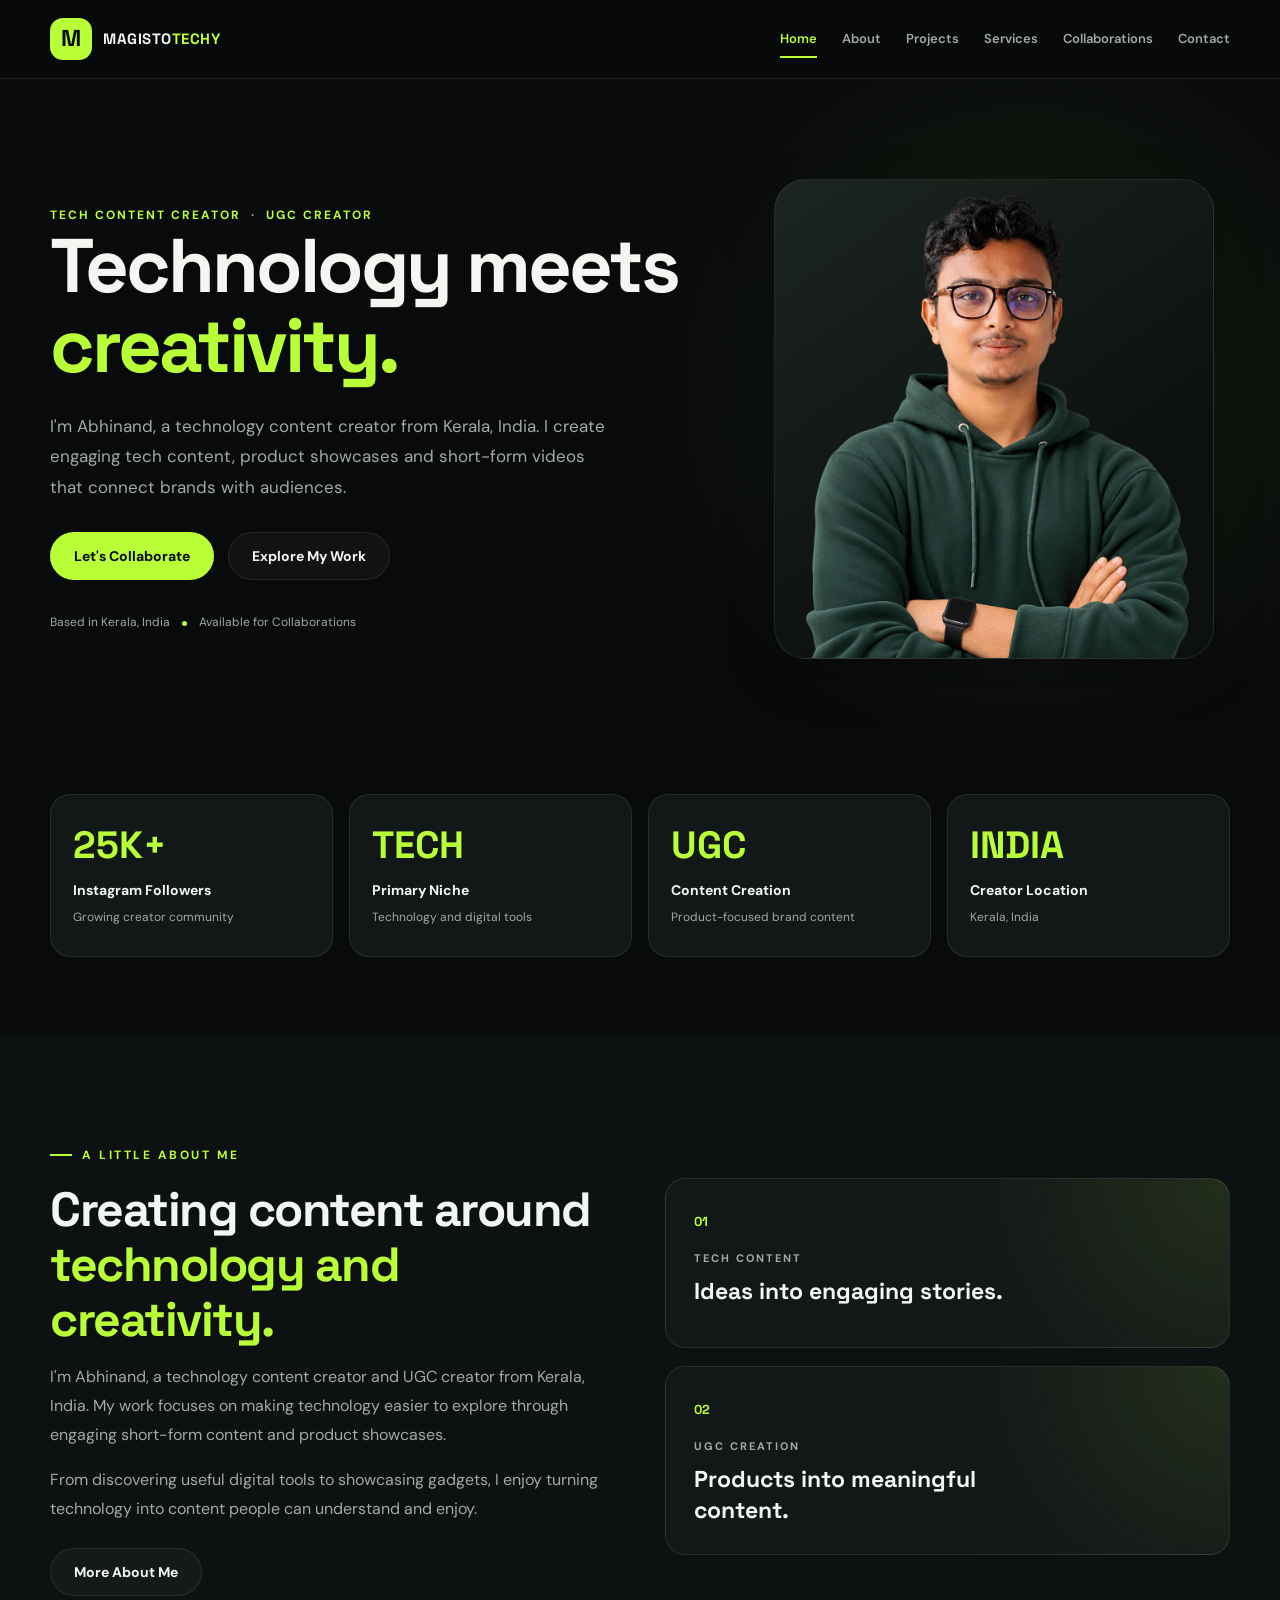
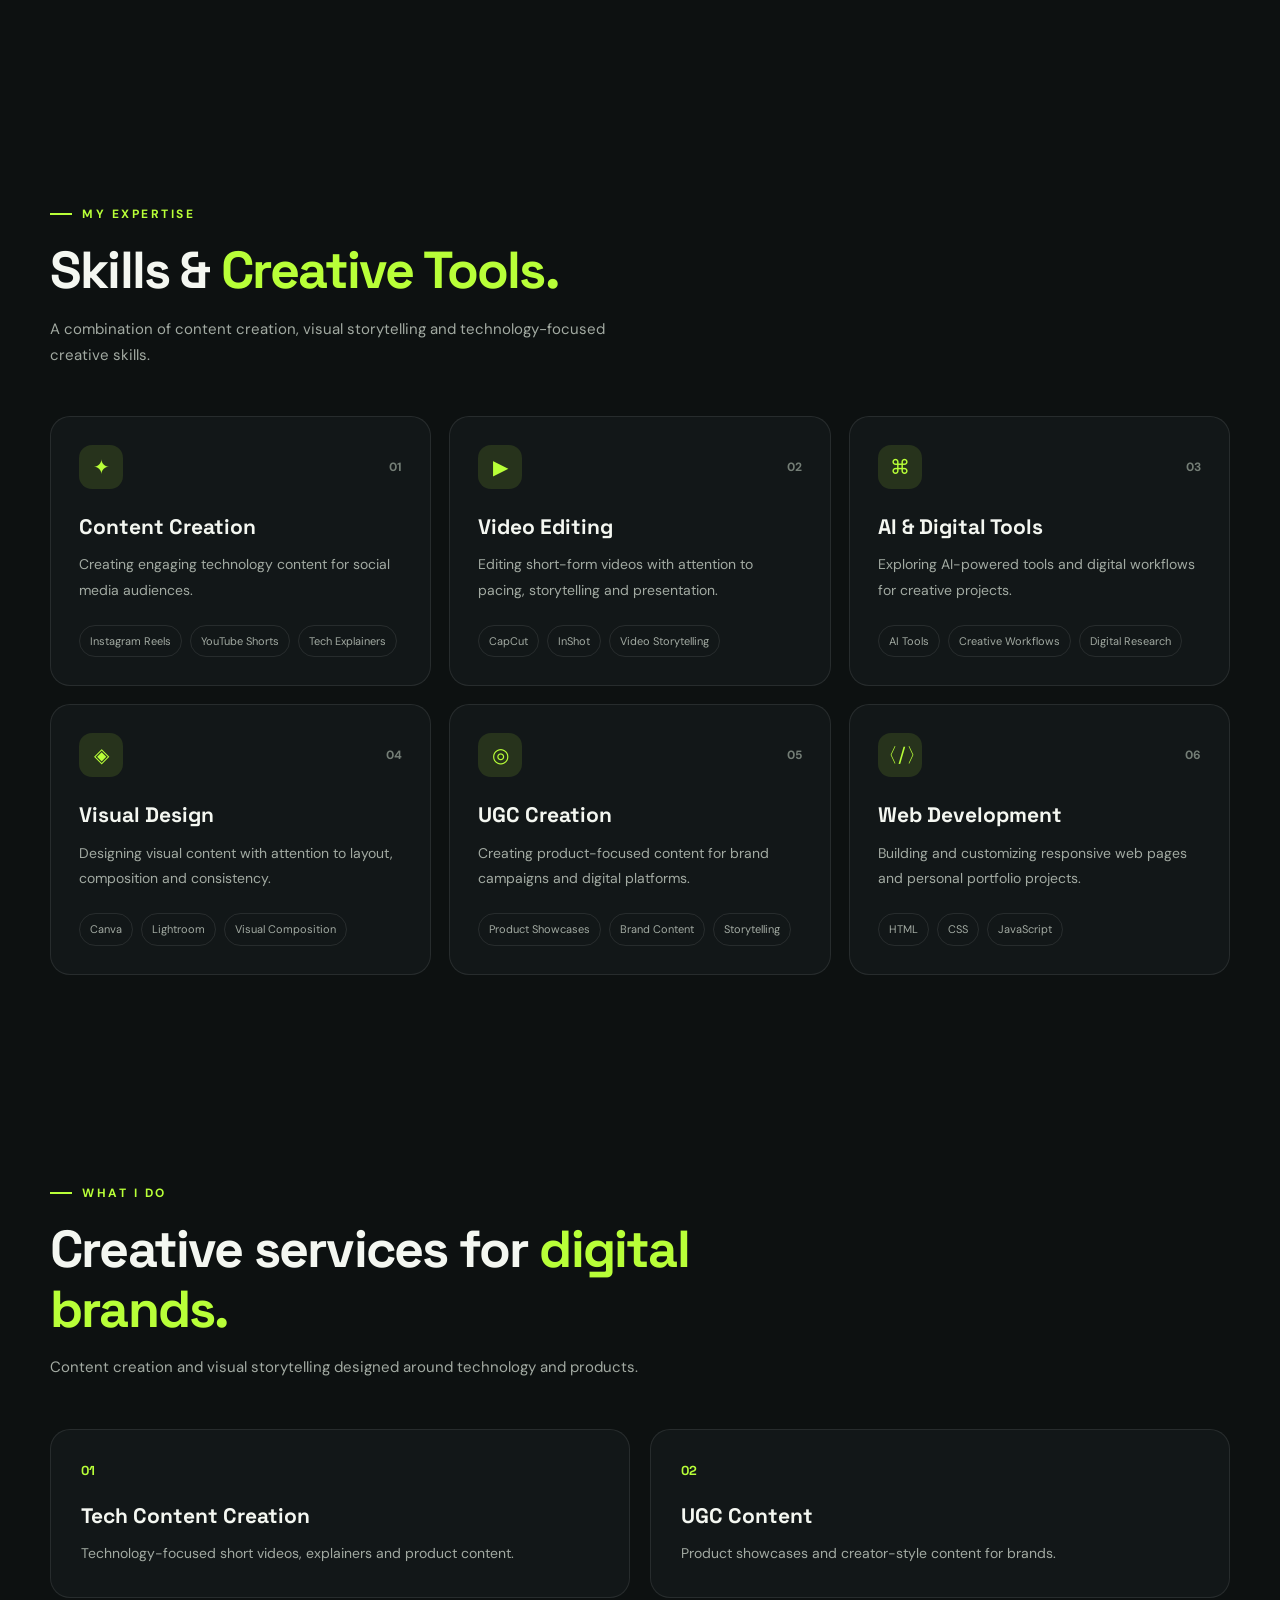
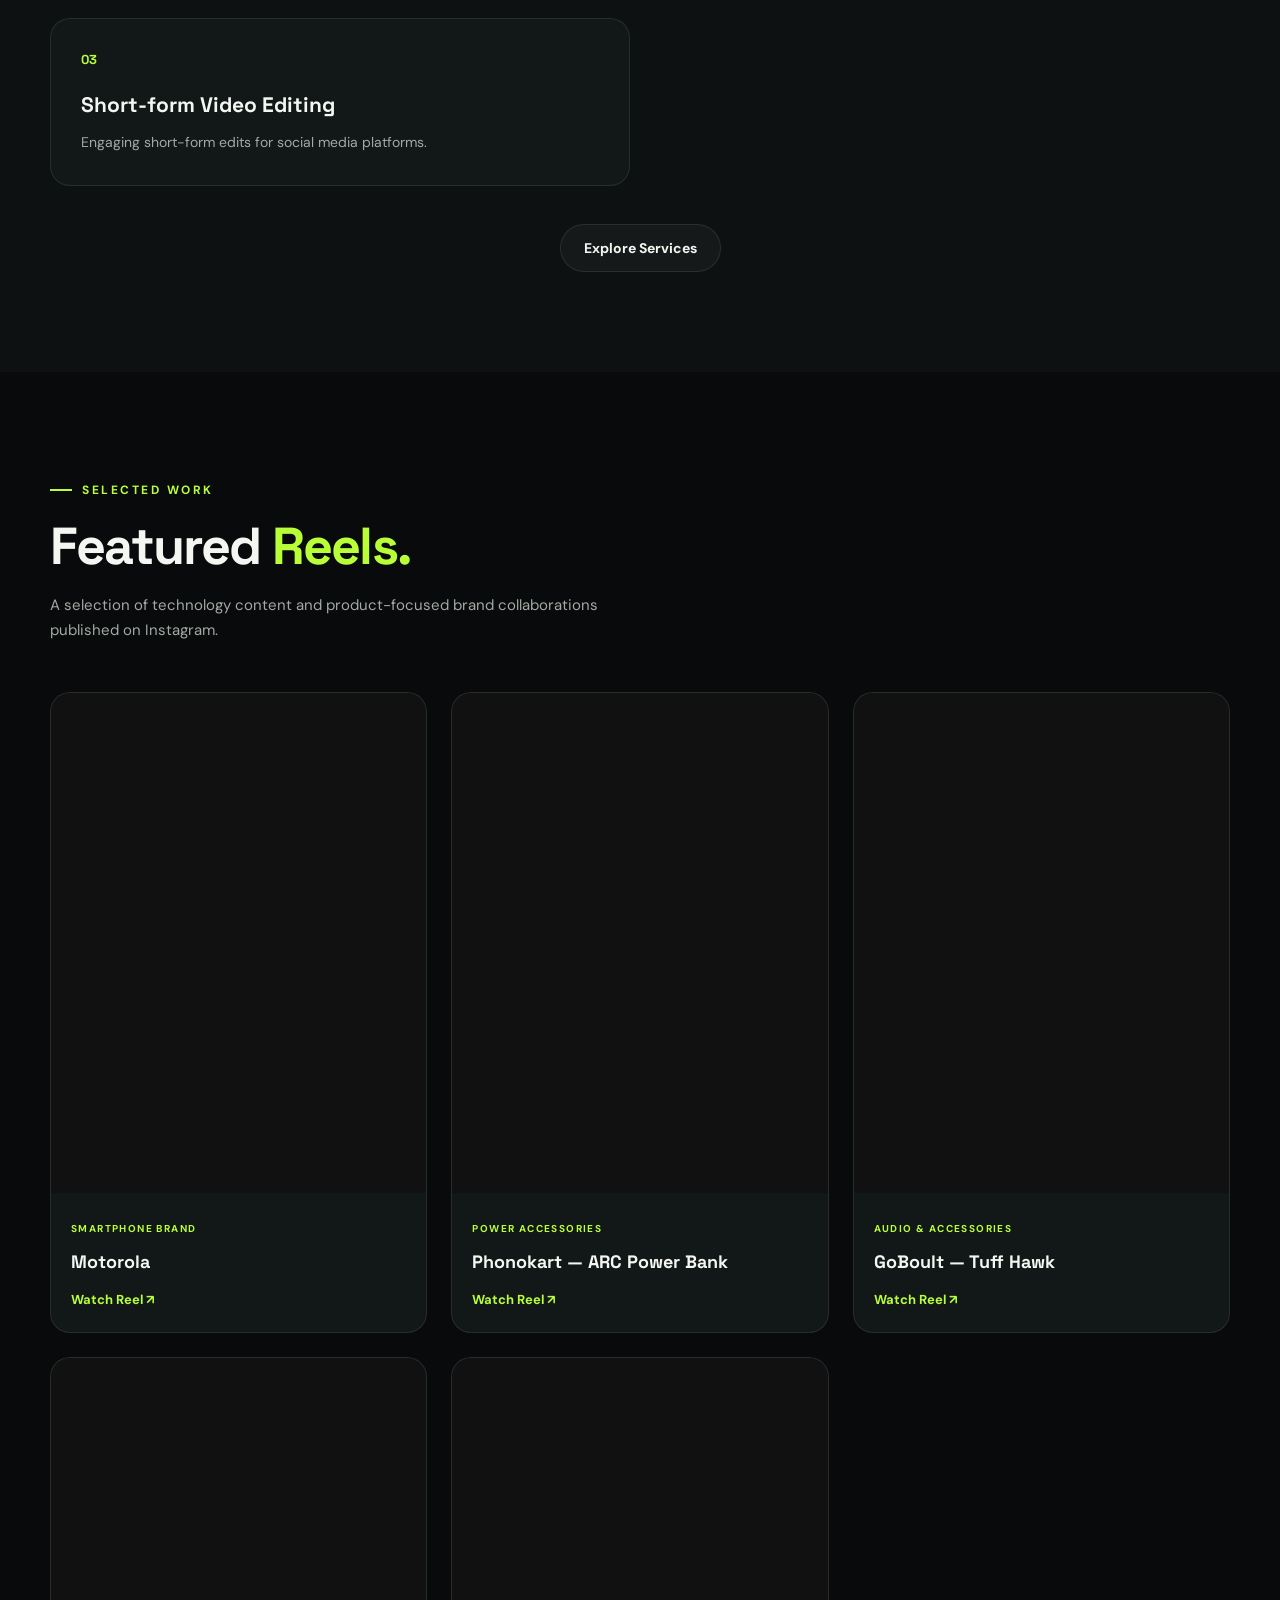
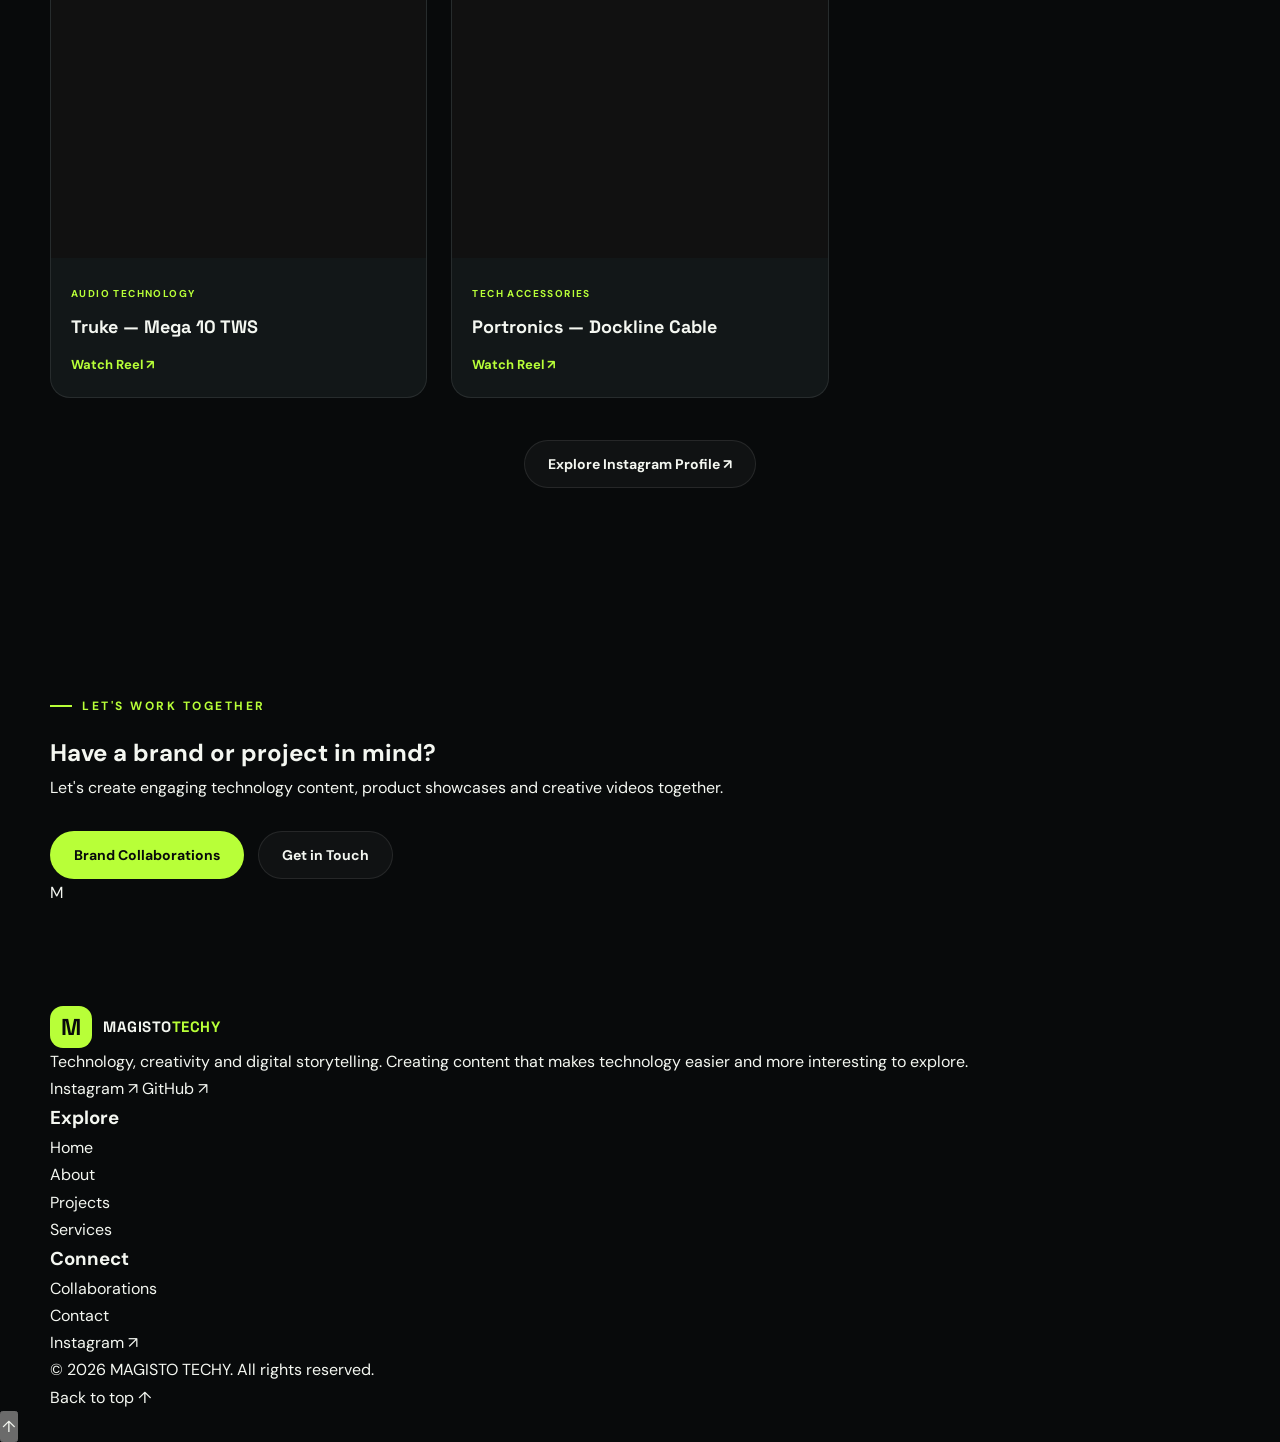
<file: index.html>
<!DOCTYPE html>
<html lang="en">
<head>
  <meta charset="UTF-8">

  <meta
    name="viewport"
    content="width=device-width, initial-scale=1.0"
  >

  <meta
    name="description"
    content="Abhinand — technology content creator and UGC creator from Kerala, India. Explore tech content, product showcases and brand collaborations."
  >

  <meta name="author" content="Abhinand">

  <meta name="theme-color" content="#080a0b">

  <meta
    property="og:title"
    content="Abhinand | MAGISTO TECHY"
  >

  <meta
    property="og:description"
    content="Technology, creativity and content creation."
  >

  <meta property="og:type" content="website">

  <title>Abhinand | Tech Content Creator & UGC Creator</title>

  <!-- Google Fonts -->
  <link rel="preconnect" href="https://fonts.googleapis.com">
  <link rel="preconnect" href="https://fonts.gstatic.com" crossorigin>

  <link
    href="https://fonts.googleapis.com/css2?family=DM+Sans:wght@400;500;600;700;800&family=Space+Grotesk:wght@400;500;600;700&display=swap"
    rel="stylesheet"
  >

  <!-- Main Stylesheet -->
  <link rel="stylesheet" href="./css/style.css?v=5.0">
</head>

<body data-root="./">

  <!-- Accessibility -->
  <a class="skip-link" href="#main-content">
    Skip to content
  </a>

  <!-- Navigation -->
  <div data-component="navbar"></div>

  <main id="main-content">

    <!-- Hero Section -->
    <div data-component="hero"></div>

    <!-- Statistics -->
    <div data-component="statistics"></div>

    <!-- About Preview -->
    <section class="section about-preview">
      <div class="container two-column">

        <div class="about-profile-content reveal">
          <p class="section-eyebrow">A LITTLE ABOUT ME</p>

          <h2>
            Creating content around
            <span>technology and creativity.</span>
          </h2>

          <p>
            I'm Abhinand, a technology content creator and
            UGC creator from Kerala, India. My work focuses
            on making technology easier to explore through
            engaging short-form content and product showcases.
          </p>

          <p>
            From discovering useful digital tools to
            showcasing gadgets, I enjoy turning technology
            into content people can understand and enjoy.
          </p>

          <a href="pages/about.html" class="btn btn-secondary">
            More About Me
          </a>
        </div>

        <div class="about-preview-decoration reveal">
          <div class="about-preview-card">
            <span class="about-preview-number">01</span>
            <span class="about-preview-label">TECH CONTENT</span>
            <h3>Ideas into engaging stories.</h3>
          </div>

          <div class="about-preview-card">
            <span class="about-preview-number">02</span>
            <span class="about-preview-label">UGC CREATION</span>
            <h3>Products into meaningful content.</h3>
          </div>
        </div>

      </div>
    </section>

    <!-- Skills -->
    <div data-component="skills"></div>

    <!-- Services Preview -->
    <section class="section services-preview">
      <div class="container">

        <div class="section-heading reveal">
          <p class="section-eyebrow">WHAT I DO</p>

          <h2>
            Creative services for
            <span>digital brands.</span>
          </h2>

          <p>
            Content creation and visual storytelling
            designed around technology and products.
          </p>
        </div>

        <div class="services-grid">

          <article class="service-card reveal">
            <span class="service-index">01</span>
            <h3>Tech Content Creation</h3>
            <p>
              Technology-focused short videos,
              explainers and product content.
            </p>
          </article>

          <article class="service-card reveal">
            <span class="service-index">02</span>
            <h3>UGC Content</h3>
            <p>
              Product showcases and creator-style
              content for brands.
            </p>
          </article>

          <article class="service-card reveal">
            <span class="service-index">03</span>
            <h3>Short-form Video Editing</h3>
            <p>
              Engaging short-form edits for
              social media platforms.
            </p>
          </article>

        </div>

        <div class="section-footer reveal">
          <a href="pages/services.html" class="btn btn-secondary">
            Explore Services
          </a>
        </div>

      </div>
    </section>

    <!-- Actual Instagram Reels -->
    <div data-component="project-cards"></div>

    <!-- Contact Call To Action -->
    <div data-component="contact-section"></div>

  </main>

  <!-- Footer -->
  <div data-component="footer"></div>

  <!-- Back To Top -->
  <button
    class="back-to-top"
    type="button"
    data-back-to-top
    aria-label="Back to top"
  >
    ↑
  </button>

  <!-- Component Loader -->
  <script
    src="./js/component-loader.js?v=5.0"
    defer
  ></script>

</body>
</html>
</file>
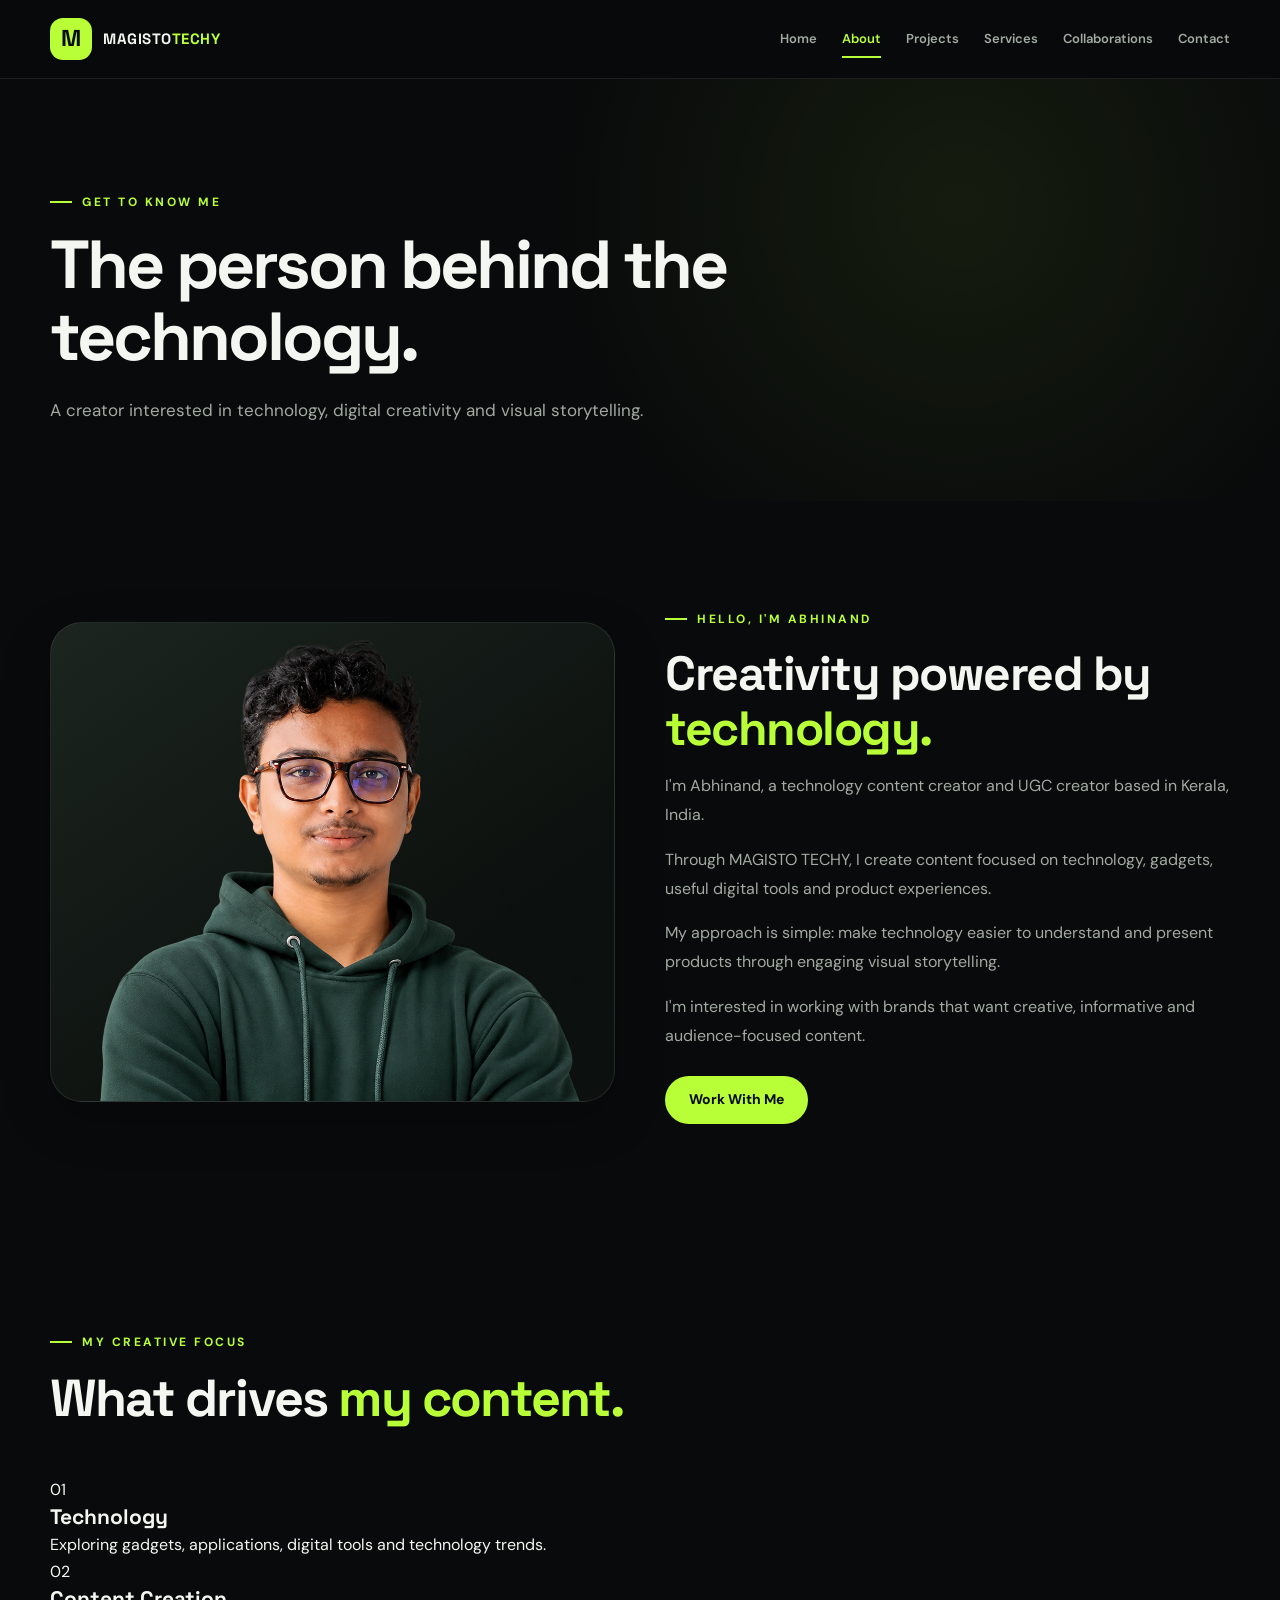
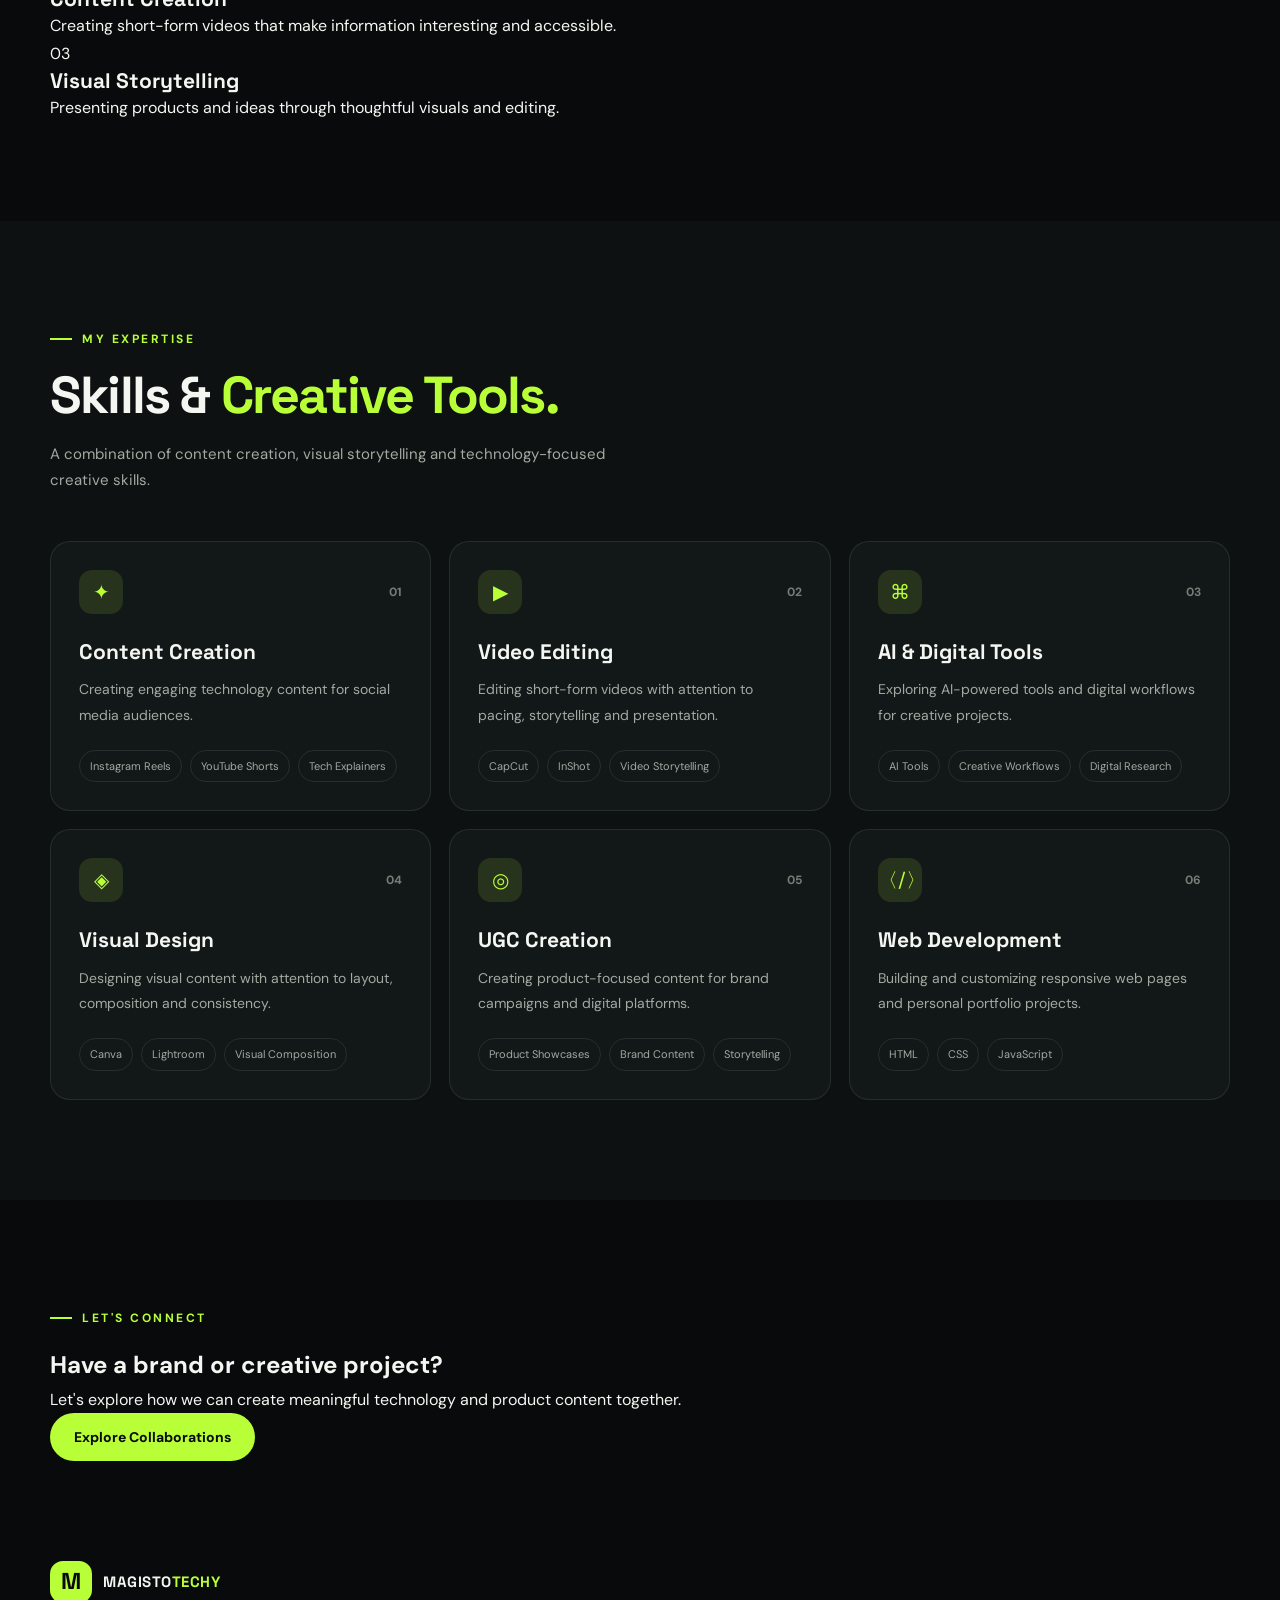
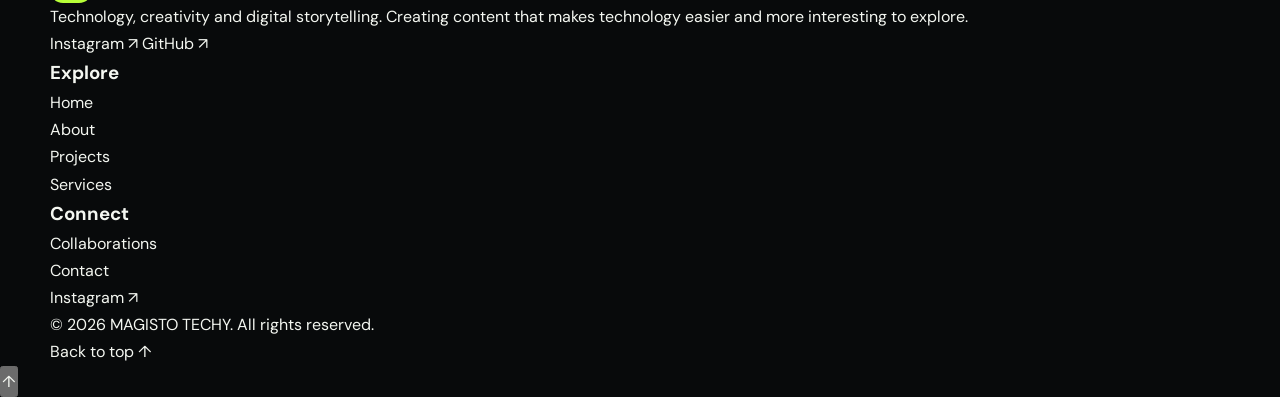
<file: pages/about.html>
<!DOCTYPE html>
<html lang="en">
<head>
  <meta charset="UTF-8">

  <meta
    name="viewport"
    content="width=device-width, initial-scale=1.0"
  >

  <meta
    name="description"
    content="Learn more about Abhinand, a technology content creator and UGC creator from Kerala, India."
  >

  <meta name="author" content="Abhinand">
  <meta name="theme-color" content="#080a0b">

  <title>About Me | Abhinand — MAGISTO TECHY</title>

  <!-- Google Fonts -->
  <link rel="preconnect" href="https://fonts.googleapis.com">
  <link rel="preconnect" href="https://fonts.gstatic.com" crossorigin>

  <link
    href="https://fonts.googleapis.com/css2?family=DM+Sans:wght@400;500;600;700;800&family=Space+Grotesk:wght@400;500;600;700&display=swap"
    rel="stylesheet"
  >

  <!-- Main Stylesheet -->
  <link rel="stylesheet" href="../css/style.css?v=5.0">
</head>

<body data-root="../">

  <a class="skip-link" href="#main-content">
    Skip to content
  </a>

  <!-- Navigation -->
  <div data-component="navbar"></div>

  <main id="main-content">

    <!-- About Hero -->
    <section class="page-hero section">
      <div class="container">

        <div class="page-hero-content reveal">
          <p class="section-eyebrow">GET TO KNOW ME</p>

          <h1>
            The person behind
            <span>the technology.</span>
          </h1>

          <p>
            A creator interested in technology, digital creativity
            and visual storytelling.
          </p>
        </div>

      </div>
    </section>

    <!-- Personal Introduction -->
    <section class="section about-profile">
      <div class="container two-column about-profile-grid">

        <div class="about-profile-image reveal">
          <div class="hero-image-frame">
            <img
              src="../assets/images/assets/images/portrait.png"
              alt="Portrait of Abhinand"
              width="600"
              height="750"
              loading="lazy"
              onerror="this.style.display='none'; this.nextElementSibling.style.display='grid';"
            >

            <div class="portrait-fallback" style="display:none;">
              <span>MAGISTO TECHY</span>
            </div>
          </div>
        </div>

        <div class="about-profile-content reveal">

          <p class="section-eyebrow">HELLO, I'M ABHINAND</p>

          <h2>
            Creativity powered by
            <span>technology.</span>
          </h2>

          <p>
            I'm Abhinand, a technology content creator and
            UGC creator based in Kerala, India.
          </p>

          <p>
            Through MAGISTO TECHY, I create content focused
            on technology, gadgets, useful digital tools and
            product experiences.
          </p>

          <p>
            My approach is simple: make technology easier
            to understand and present products through
            engaging visual storytelling.
          </p>

          <p>
            I'm interested in working with brands that want
            creative, informative and audience-focused content.
          </p>

          <a
            href="collaborations.html"
            class="btn btn-primary"
          >
            Work With Me
          </a>

        </div>

      </div>
    </section>

    <!-- Creative Focus -->
    <section class="section">
      <div class="container">

        <div class="section-heading reveal">
          <p class="section-eyebrow">MY CREATIVE FOCUS</p>

          <h2>
            What drives
            <span>my content.</span>
          </h2>
        </div>

        <div class="journey-grid">

          <article class="journey-card reveal">
            <span class="service-index">01</span>
            <h3>Technology</h3>
            <p>
              Exploring gadgets, applications,
              digital tools and technology trends.
            </p>
          </article>

          <article class="journey-card reveal">
            <span class="service-index">02</span>
            <h3>Content Creation</h3>
            <p>
              Creating short-form videos that make
              information interesting and accessible.
            </p>
          </article>

          <article class="journey-card reveal">
            <span class="service-index">03</span>
            <h3>Visual Storytelling</h3>
            <p>
              Presenting products and ideas through
              thoughtful visuals and editing.
            </p>
          </article>

        </div>

      </div>
    </section>

    <!-- Shared Skills Component -->
    <div data-component="skills"></div>

    <!-- Collaboration CTA -->
    <section class="section">
      <div class="container">

        <div class="cta-card reveal">

          <div class="contact-cta-content">
            <p class="section-eyebrow">LET'S CONNECT</p>

            <h2>
              Have a brand or
              <span>creative project?</span>
            </h2>

            <p>
              Let's explore how we can create meaningful
              technology and product content together.
            </p>

            <a
              href="collaborations.html"
              class="btn btn-primary"
            >
              Explore Collaborations
            </a>
          </div>

        </div>

      </div>
    </section>

  </main>

  <!-- Footer -->
  <div data-component="footer"></div>

  <button
    class="back-to-top"
    type="button"
    data-back-to-top
    aria-label="Back to top"
  >
    ↑
  </button>

  <!-- Component Loader -->
  <script
    src="../js/component-loader.js?v=5.0"
    defer
  ></script>

</body>
</html>
</file>
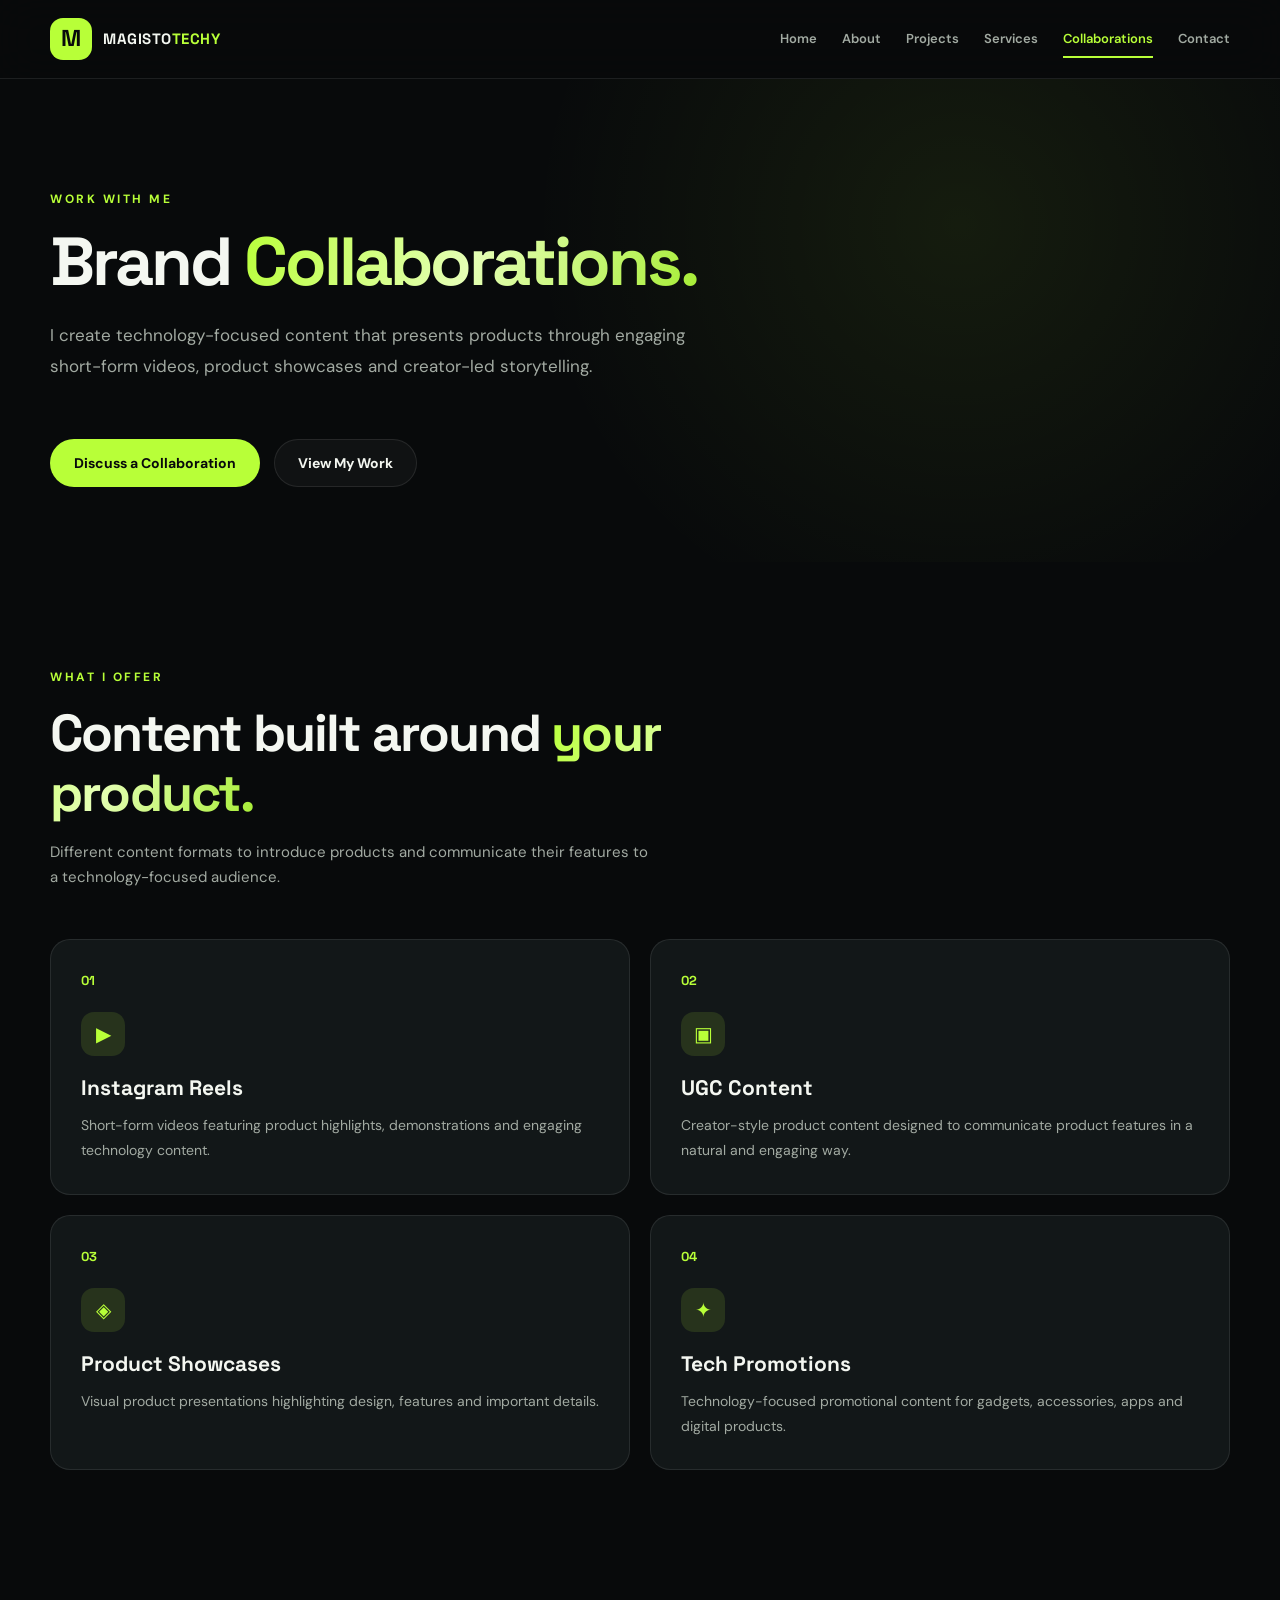
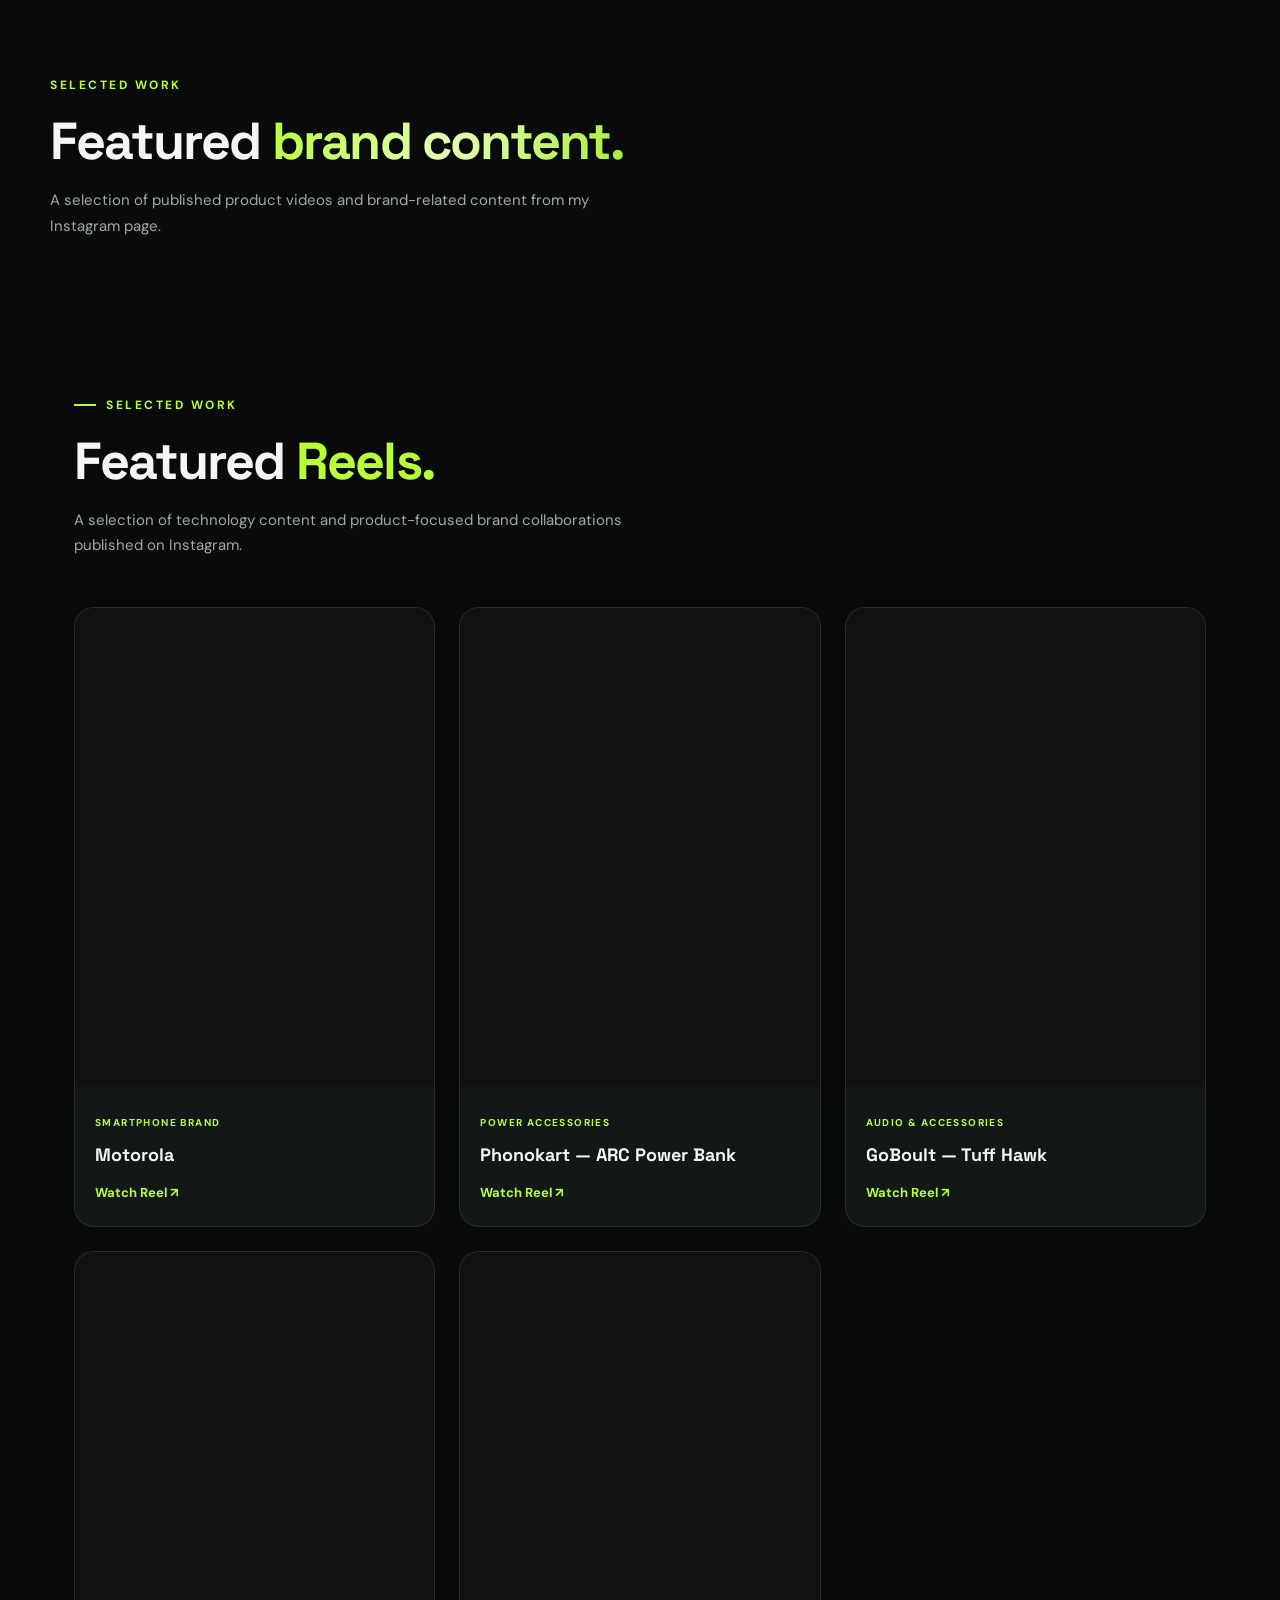
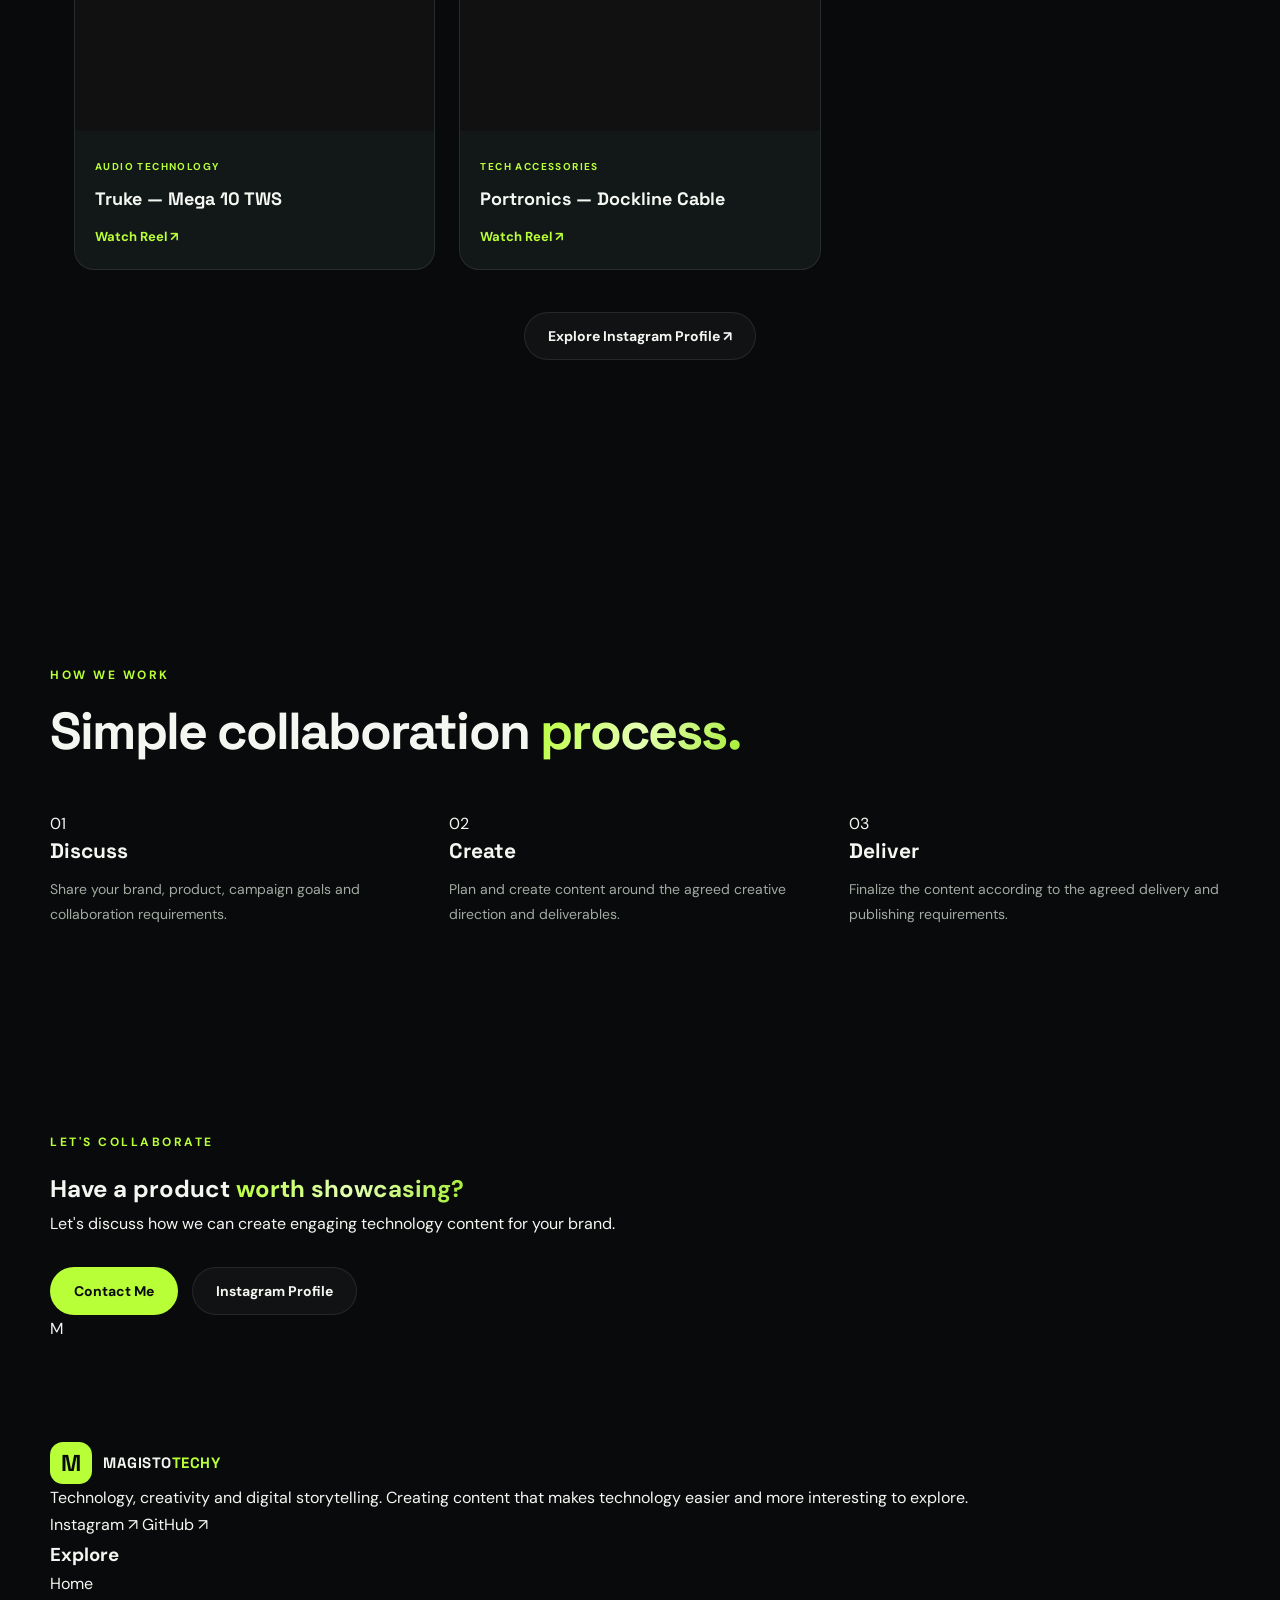
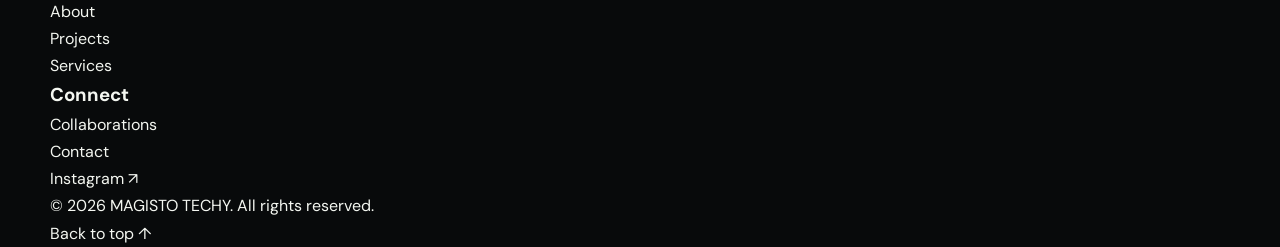
<file: pages/collaborations.html>
<!DOCTYPE html>
<html lang="en">
<head>
  <meta charset="UTF-8">
  <meta name="viewport" content="width=device-width, initial-scale=1.0">

  <title>Brand Collaborations | MAGISTO TECHY</title>

  <meta
    name="description"
    content="Explore tech brand collaborations, product showcases and UGC content by MAGISTO TECHY."
  >

  <meta name="theme-color" content="#080a0b">

  <link rel="preconnect" href="https://fonts.googleapis.com">
  <link rel="preconnect" href="https://fonts.gstatic.com" crossorigin>

  <link
    href="https://fonts.googleapis.com/css2?family=DM+Sans:wght@400;500;600;700&family=Space+Grotesk:wght@400;500;600;700&display=swap"
    rel="stylesheet"
  >

  <link rel="stylesheet" href="../css/style.css?v=5.0">
</head>

<body data-root="../">

  <a class="skip-link" href="#main-content">Skip to content</a>

  <div data-component="navbar"></div>

  <main id="main-content">

    <!-- PAGE HERO -->
    <section class="page-hero section">
      <div class="container">

        <div class="page-hero-content reveal">

          <span class="eyebrow">WORK WITH ME</span>

          <h1>
            Brand
            <span class="text-gradient">Collaborations.</span>
          </h1>

          <p>
            I create technology-focused content that presents products
            through engaging short-form videos, product showcases and
            creator-led storytelling.
          </p>

          <div class="hero-actions">
            <a href="contact.html" class="btn btn-primary">
              Discuss a Collaboration
            </a>

            <a href="projects.html" class="btn btn-secondary">
              View My Work
            </a>
          </div>

        </div>

      </div>
    </section>


    <!-- COLLABORATION FORMATS -->
    <section class="section">
      <div class="container">

        <div class="section-heading reveal">
          <span class="eyebrow">WHAT I OFFER</span>

          <h2>
            Content built around
            <span class="text-gradient">your product.</span>
          </h2>

          <p>
            Different content formats to introduce products and
            communicate their features to a technology-focused audience.
          </p>
        </div>


        <div class="services-grid">

          <article class="service-card reveal">

            <span class="service-index">01</span>

            <div class="service-icon">
              <span>▶</span>
            </div>

            <h3>Instagram Reels</h3>

            <p>
              Short-form videos featuring product highlights,
              demonstrations and engaging technology content.
            </p>

          </article>


          <article class="service-card reveal">

            <span class="service-index">02</span>

            <div class="service-icon">
              <span>▣</span>
            </div>

            <h3>UGC Content</h3>

            <p>
              Creator-style product content designed to communicate
              product features in a natural and engaging way.
            </p>

          </article>


          <article class="service-card reveal">

            <span class="service-index">03</span>

            <div class="service-icon">
              <span>◈</span>
            </div>

            <h3>Product Showcases</h3>

            <p>
              Visual product presentations highlighting design,
              features and important details.
            </p>

          </article>


          <article class="service-card reveal">

            <span class="service-index">04</span>

            <div class="service-icon">
              <span>✦</span>
            </div>

            <h3>Tech Promotions</h3>

            <p>
              Technology-focused promotional content for gadgets,
              accessories, apps and digital products.
            </p>

          </article>

        </div>

      </div>
    </section>


    <!-- REAL COLLABORATION WORK -->
    <section class="section collaborations-work">
      <div class="container">

        <div class="section-heading reveal">

          <span class="eyebrow">SELECTED WORK</span>

          <h2>
            Featured
            <span class="text-gradient">brand content.</span>
          </h2>

          <p>
            A selection of published product videos and brand-related
            content from my Instagram page.
          </p>

        </div>

        <!-- Reuses the same five verified Reel links -->
        <div data-component="project-cards"></div>

      </div>
    </section>


    <!-- COLLABORATION PROCESS -->
    <section class="section">
      <div class="container">

        <div class="section-heading reveal">

          <span class="eyebrow">HOW WE WORK</span>

          <h2>
            Simple collaboration
            <span class="text-gradient">process.</span>
          </h2>

        </div>


        <div class="workflow-grid">

          <article class="workflow-card reveal">

            <span class="workflow-number">01</span>

            <h3>Discuss</h3>

            <p>
              Share your brand, product, campaign goals and
              collaboration requirements.
            </p>

          </article>


          <article class="workflow-card reveal">

            <span class="workflow-number">02</span>

            <h3>Create</h3>

            <p>
              Plan and create content around the agreed
              creative direction and deliverables.
            </p>

          </article>


          <article class="workflow-card reveal">

            <span class="workflow-number">03</span>

            <h3>Deliver</h3>

            <p>
              Finalize the content according to the agreed
              delivery and publishing requirements.
            </p>

          </article>

        </div>

      </div>
    </section>


    <!-- FINAL CTA -->
    <section class="section">
      <div class="container">

        <div class="cta-card reveal">

          <div class="contact-cta-content">

            <span class="eyebrow">LET'S COLLABORATE</span>

            <h2>
              Have a product
              <span class="text-gradient">worth showcasing?</span>
            </h2>

            <p>
              Let's discuss how we can create engaging technology
              content for your brand.
            </p>

            <div class="hero-actions">

              <a href="contact.html" class="btn btn-primary">
                Contact Me
              </a>

              <a
                href="https://www.instagram.com/magisto_techy/"
                class="btn btn-secondary"
                target="_blank"
                rel="noopener noreferrer"
              >
                Instagram Profile
              </a>

            </div>

          </div>

          <div class="contact-cta-decoration">
            <div class="cta-orbit">
              <div class="cta-center-mark">M</div>
            </div>
          </div>

        </div>

      </div>
    </section>

  </main>


  <div data-component="footer"></div>

  <script src="../js/component-loader.js?v=5.0" defer></script>

</body>
</html>
</file>
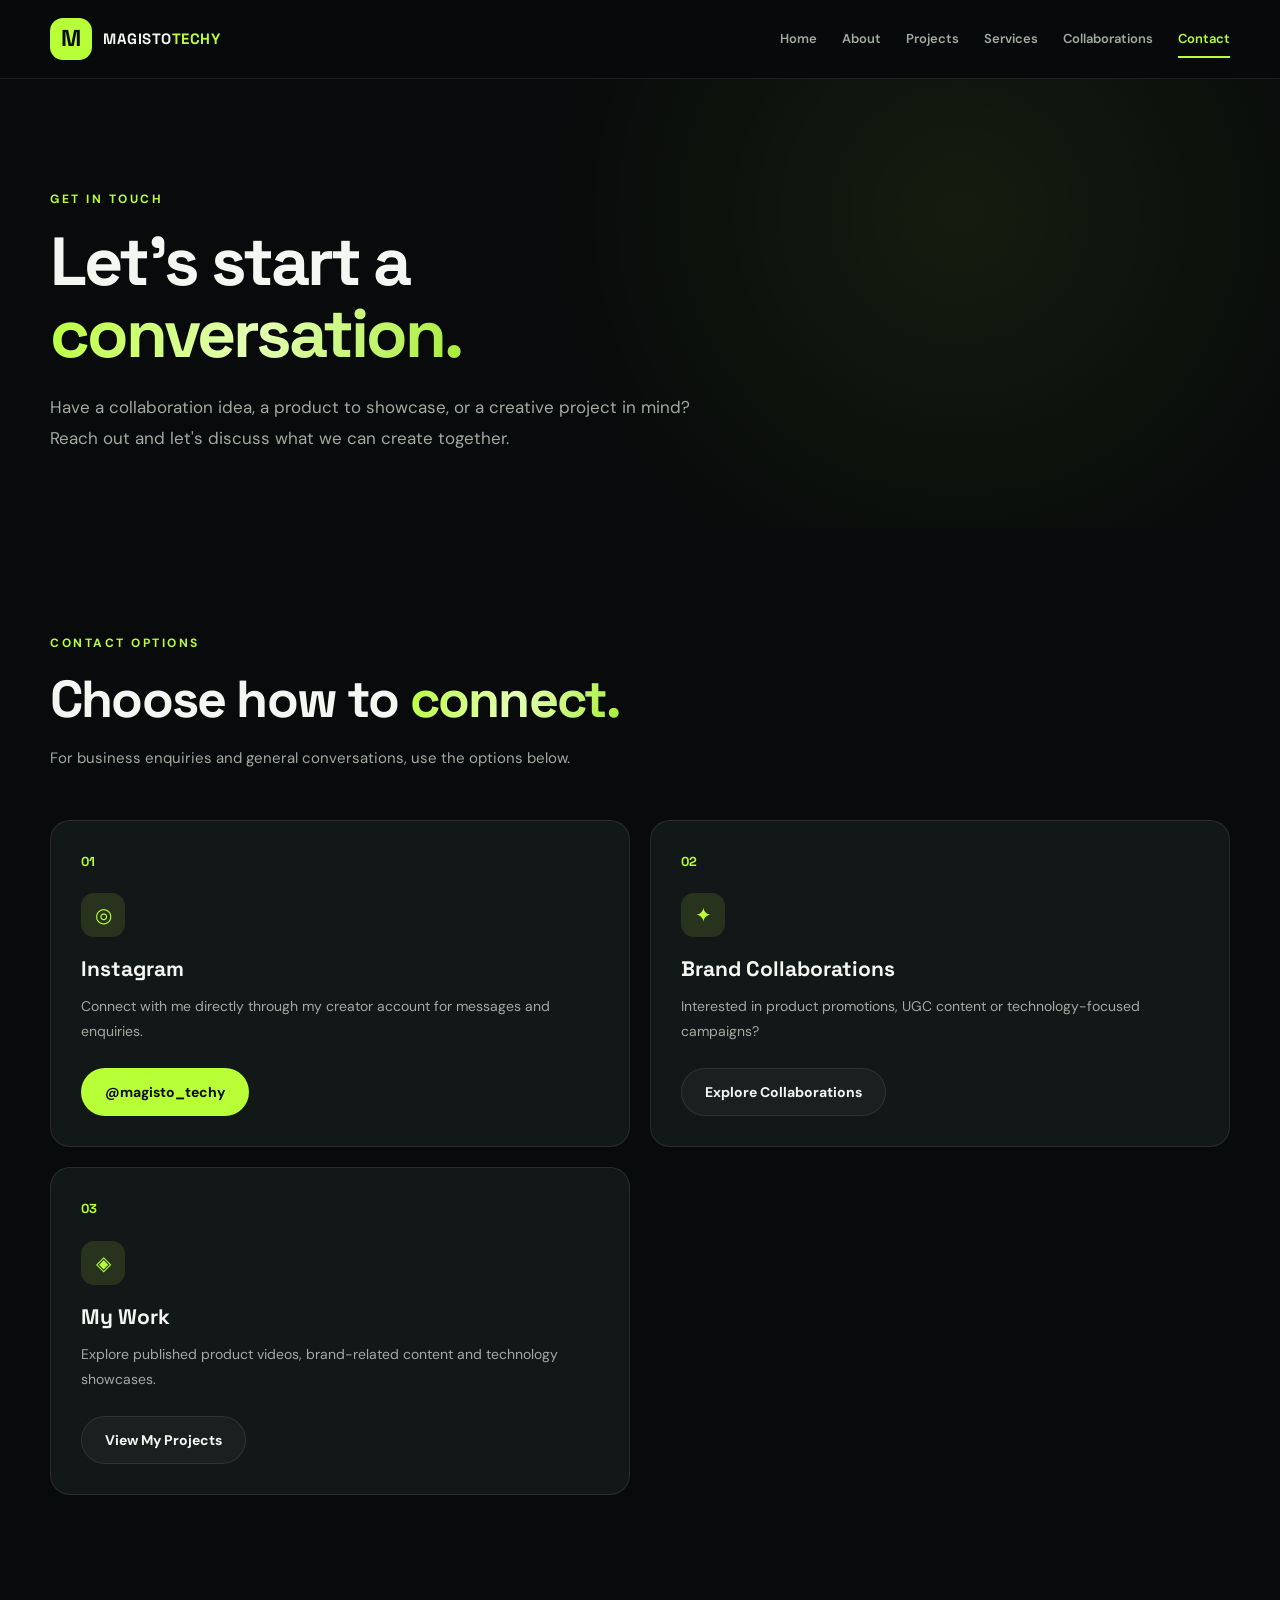
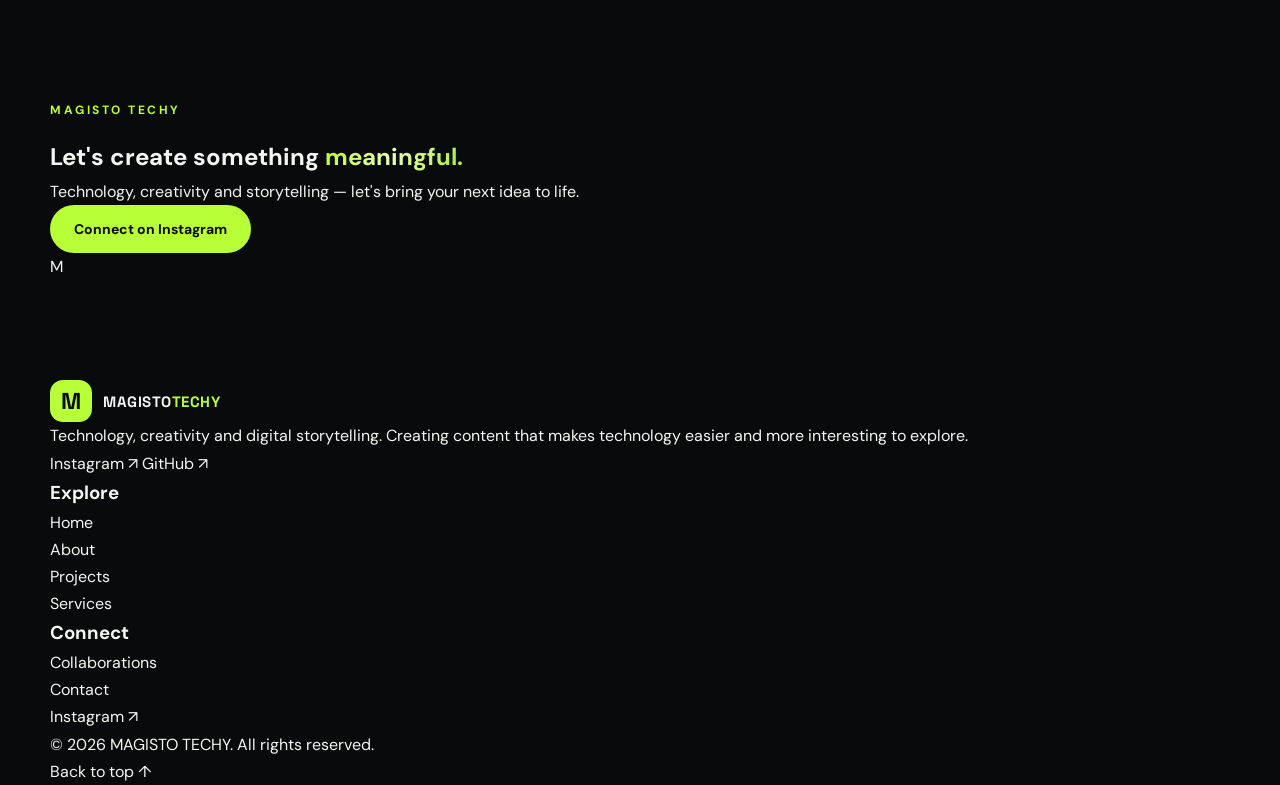
<file: pages/contact.html>
<!DOCTYPE html>
<html lang="en">
<head>
  <meta charset="UTF-8">
  <meta name="viewport" content="width=device-width, initial-scale=1.0">

  <title>Contact | MAGISTO TECHY</title>

  <meta
    name="description"
    content="Contact MAGISTO TECHY for technology content, UGC creation and brand collaborations."
  >

  <meta name="theme-color" content="#080a0b">

  <link rel="preconnect" href="https://fonts.googleapis.com">
  <link rel="preconnect" href="https://fonts.gstatic.com" crossorigin>

  <link
    href="https://fonts.googleapis.com/css2?family=DM+Sans:wght@400;500;600;700&family=Space+Grotesk:wght@400;500;600;700&display=swap"
    rel="stylesheet"
  >

  <link rel="stylesheet" href="../css/style.css?v=5.0">
</head>

<body data-root="../">

  <a class="skip-link" href="#main-content">Skip to content</a>

  <div data-component="navbar"></div>

  <main id="main-content">

    <!-- PAGE HERO -->
    <section class="page-hero section">
      <div class="container">

        <div class="page-hero-content reveal">

          <span class="eyebrow">GET IN TOUCH</span>

          <h1>
            Let's start a
            <span class="text-gradient">conversation.</span>
          </h1>

          <p>
            Have a collaboration idea, a product to showcase,
            or a creative project in mind? Reach out and let's
            discuss what we can create together.
          </p>

        </div>

      </div>
    </section>


    <!-- CONTACT OPTIONS -->
    <section class="section">
      <div class="container">

        <div class="section-heading reveal">

          <span class="eyebrow">CONTACT OPTIONS</span>

          <h2>
            Choose how to
            <span class="text-gradient">connect.</span>
          </h2>

          <p>
            For business enquiries and general conversations,
            use the options below.
          </p>

        </div>


        <div class="services-grid">

          <!-- INSTAGRAM -->
          <article class="service-card reveal">

            <span class="service-index">01</span>

            <div class="service-icon">
              <span>◎</span>
            </div>

            <h3>Instagram</h3>

            <p>
              Connect with me directly through my creator
              account for messages and enquiries.
            </p>

            <a
              href="https://www.instagram.com/magisto_techy/"
              class="btn btn-primary"
              target="_blank"
              rel="noopener noreferrer"
            >
              @magisto_techy
            </a>

          </article>


          <!-- COLLABORATIONS -->
          <article class="service-card reveal">

            <span class="service-index">02</span>

            <div class="service-icon">
              <span>✦</span>
            </div>

            <h3>Brand Collaborations</h3>

            <p>
              Interested in product promotions, UGC content
              or technology-focused campaigns?
            </p>

            <a href="collaborations.html" class="btn btn-secondary">
              Explore Collaborations
            </a>

          </article>


          <!-- PORTFOLIO -->
          <article class="service-card reveal">

            <span class="service-index">03</span>

            <div class="service-icon">
              <span>◈</span>
            </div>

            <h3>My Work</h3>

            <p>
              Explore published product videos, brand-related
              content and technology showcases.
            </p>

            <a href="projects.html" class="btn btn-secondary">
              View My Projects
            </a>

          </article>

        </div>

      </div>
    </section>


    <!-- CLOSING CTA -->
    <section class="section">
      <div class="container">

        <div class="cta-card reveal">

          <div class="contact-cta-content">

            <span class="eyebrow">MAGISTO TECHY</span>

            <h2>
              Let's create something
              <span class="text-gradient">meaningful.</span>
            </h2>

            <p>
              Technology, creativity and storytelling —
              let's bring your next idea to life.
            </p>

            <a
              href="https://www.instagram.com/magisto_techy/"
              class="btn btn-primary"
              target="_blank"
              rel="noopener noreferrer"
            >
              Connect on Instagram
            </a>

          </div>

          <div class="contact-cta-decoration">
            <div class="cta-orbit">
              <div class="cta-center-mark">M</div>
            </div>
          </div>

        </div>

      </div>
    </section>

  </main>


  <div data-component="footer"></div>

  <script src="../js/component-loader.js?v=5.0" defer></script>

</body>
</html>
</file>
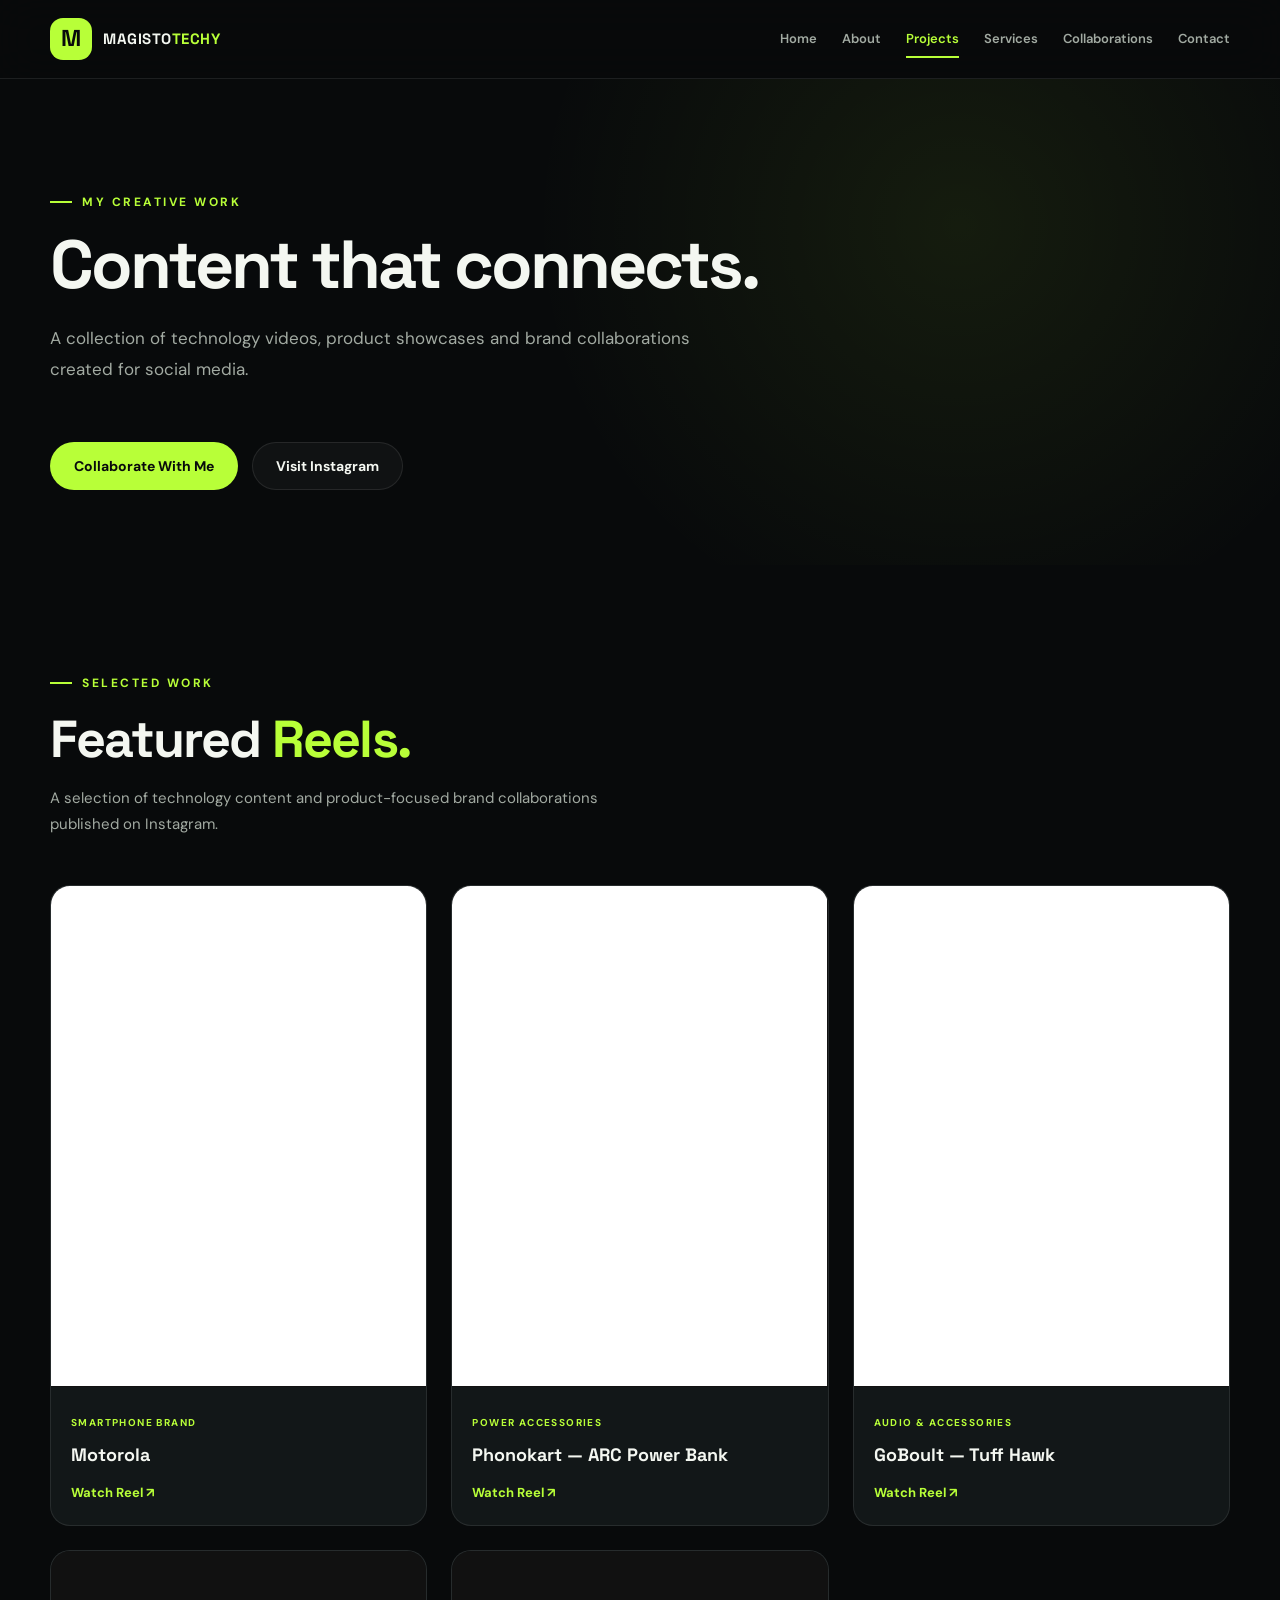
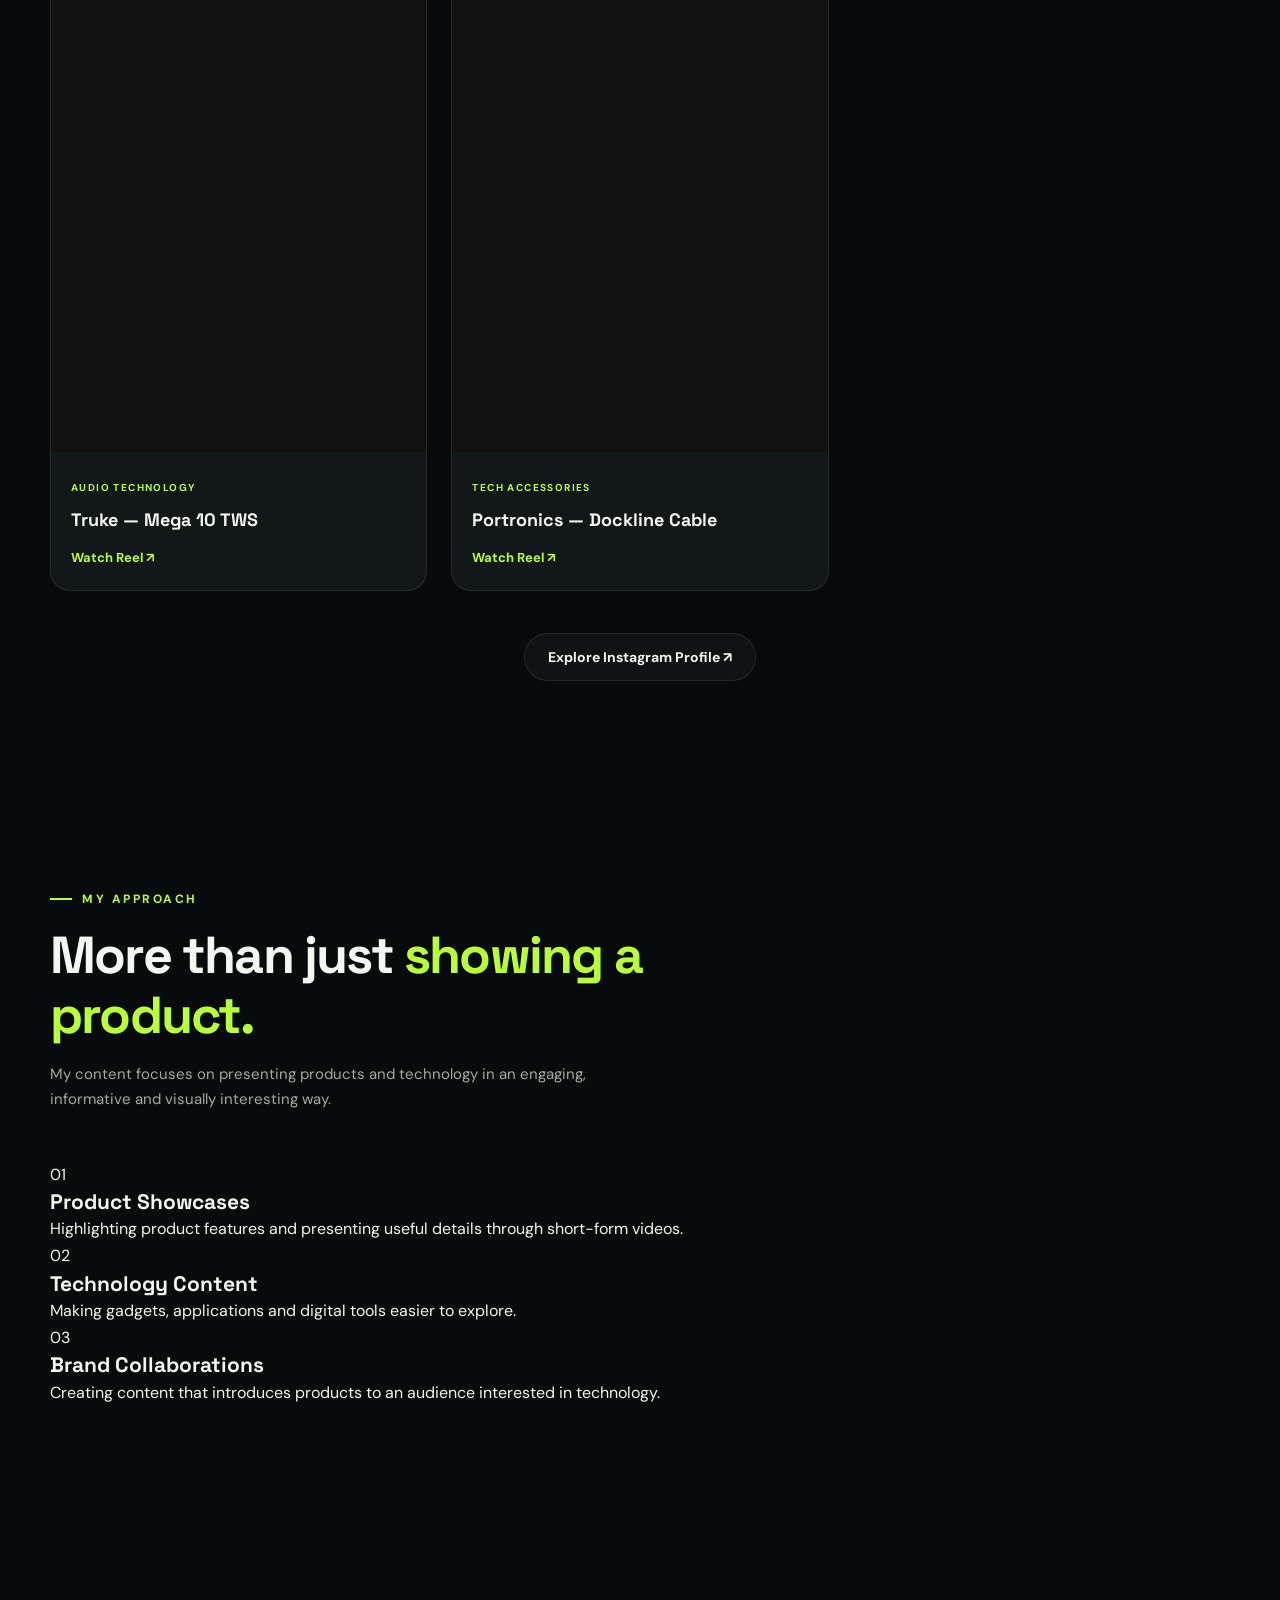
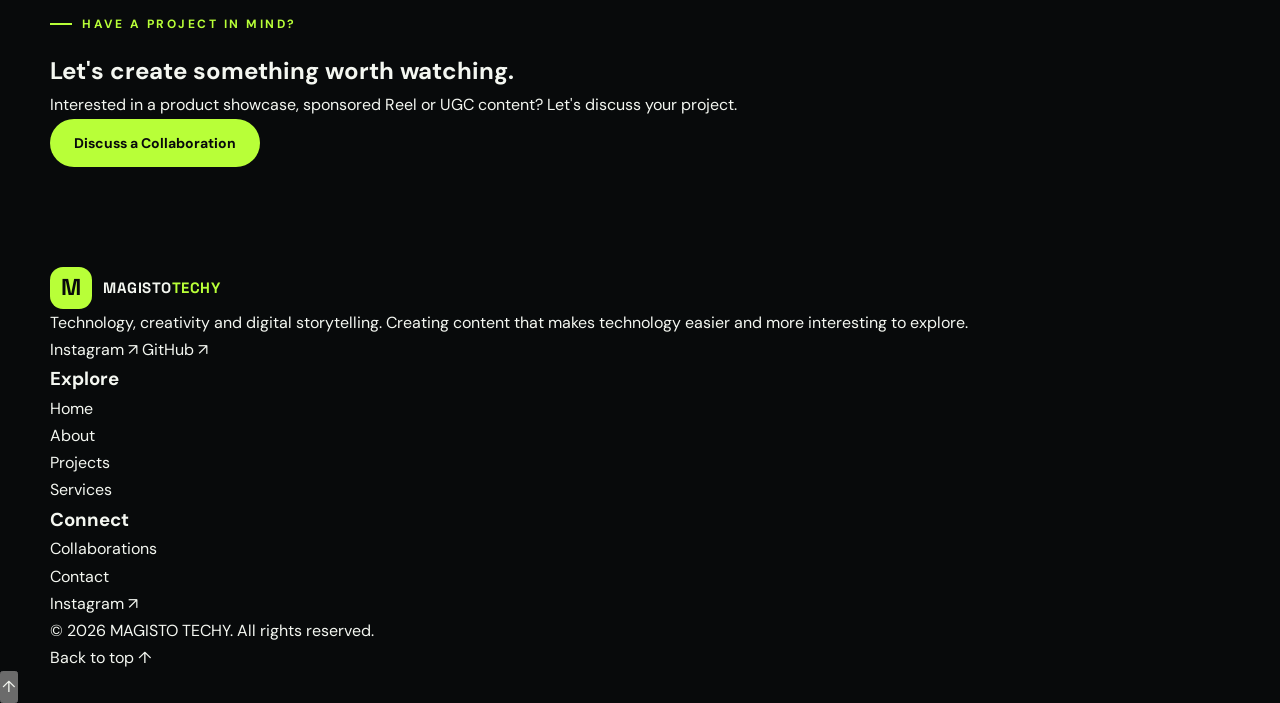
<file: pages/projects.html>
<!DOCTYPE html>
<html lang="en">
<head>
  <meta charset="UTF-8">

  <meta
    name="viewport"
    content="width=device-width, initial-scale=1.0"
  >

  <meta
    name="description"
    content="Explore Abhinand's technology content, Instagram Reels, product showcases and brand collaborations."
  >

  <meta name="author" content="Abhinand">
  <meta name="theme-color" content="#080a0b">

  <title>My Work | Instagram Reels & Brand Collaborations</title>

  <!-- Google Fonts -->
  <link rel="preconnect" href="https://fonts.googleapis.com">
  <link rel="preconnect" href="https://fonts.gstatic.com" crossorigin>

  <link
    href="https://fonts.googleapis.com/css2?family=DM+Sans:wght@400;500;600;700;800&family=Space+Grotesk:wght@400;500;600;700&display=swap"
    rel="stylesheet"
  >

  <!-- Main Stylesheet -->
  <link rel="stylesheet" href="../css/style.css?v=5.0">
</head>

<body data-root="../">

  <a class="skip-link" href="#main-content">
    Skip to content
  </a>

  <!-- Navigation -->
  <div data-component="navbar"></div>

  <main id="main-content">

    <!-- Page Introduction -->
    <section class="page-hero section">
      <div class="container">

        <div class="page-hero-content reveal">

          <p class="section-eyebrow">MY CREATIVE WORK</p>

          <h1>
            Content that
            <span>connects.</span>
          </h1>

          <p>
            A collection of technology videos, product showcases
            and brand collaborations created for social media.
          </p>

          <div class="hero-actions">
            <a
              href="collaborations.html"
              class="btn btn-primary"
            >
              Collaborate With Me
            </a>

            <a
              href="https://www.instagram.com/magisto_techy/"
              target="_blank"
              rel="noopener noreferrer"
              class="btn btn-secondary"
            >
              Visit Instagram
            </a>
          </div>

        </div>

      </div>
    </section>

    <!-- Actual Instagram Reel Portfolio -->
    <div data-component="project-cards"></div>

    <!-- Work Description -->
    <section class="section">
      <div class="container">

        <div class="section-heading reveal">

          <p class="section-eyebrow">MY APPROACH</p>

          <h2>
            More than just
            <span>showing a product.</span>
          </h2>

          <p>
            My content focuses on presenting products and
            technology in an engaging, informative and
            visually interesting way.
          </p>

        </div>

        <div class="journey-grid">

          <article class="journey-card reveal">
            <span class="service-index">01</span>

            <h3>Product Showcases</h3>

            <p>
              Highlighting product features and presenting
              useful details through short-form videos.
            </p>
          </article>

          <article class="journey-card reveal">
            <span class="service-index">02</span>

            <h3>Technology Content</h3>

            <p>
              Making gadgets, applications and digital
              tools easier to explore.
            </p>
          </article>

          <article class="journey-card reveal">
            <span class="service-index">03</span>

            <h3>Brand Collaborations</h3>

            <p>
              Creating content that introduces products
              to an audience interested in technology.
            </p>
          </article>

        </div>

      </div>
    </section>

    <!-- Collaboration CTA -->
    <section class="section">
      <div class="container">

        <div class="cta-card reveal">

          <div class="contact-cta-content">

            <p class="section-eyebrow">HAVE A PROJECT IN MIND?</p>

            <h2>
              Let's create something
              <span>worth watching.</span>
            </h2>

            <p>
              Interested in a product showcase, sponsored
              Reel or UGC content? Let's discuss your project.
            </p>

            <a
              href="collaborations.html"
              class="btn btn-primary"
            >
              Discuss a Collaboration
            </a>

          </div>

        </div>

      </div>
    </section>

  </main>

  <!-- Footer -->
  <div data-component="footer"></div>

  <button
    class="back-to-top"
    type="button"
    data-back-to-top
    aria-label="Back to top"
  >
    ↑
  </button>

  <!-- Component Loader -->
  <script
    src="../js/component-loader.js?v=5.0"
    defer
  ></script>

</body>
</html>
</file>
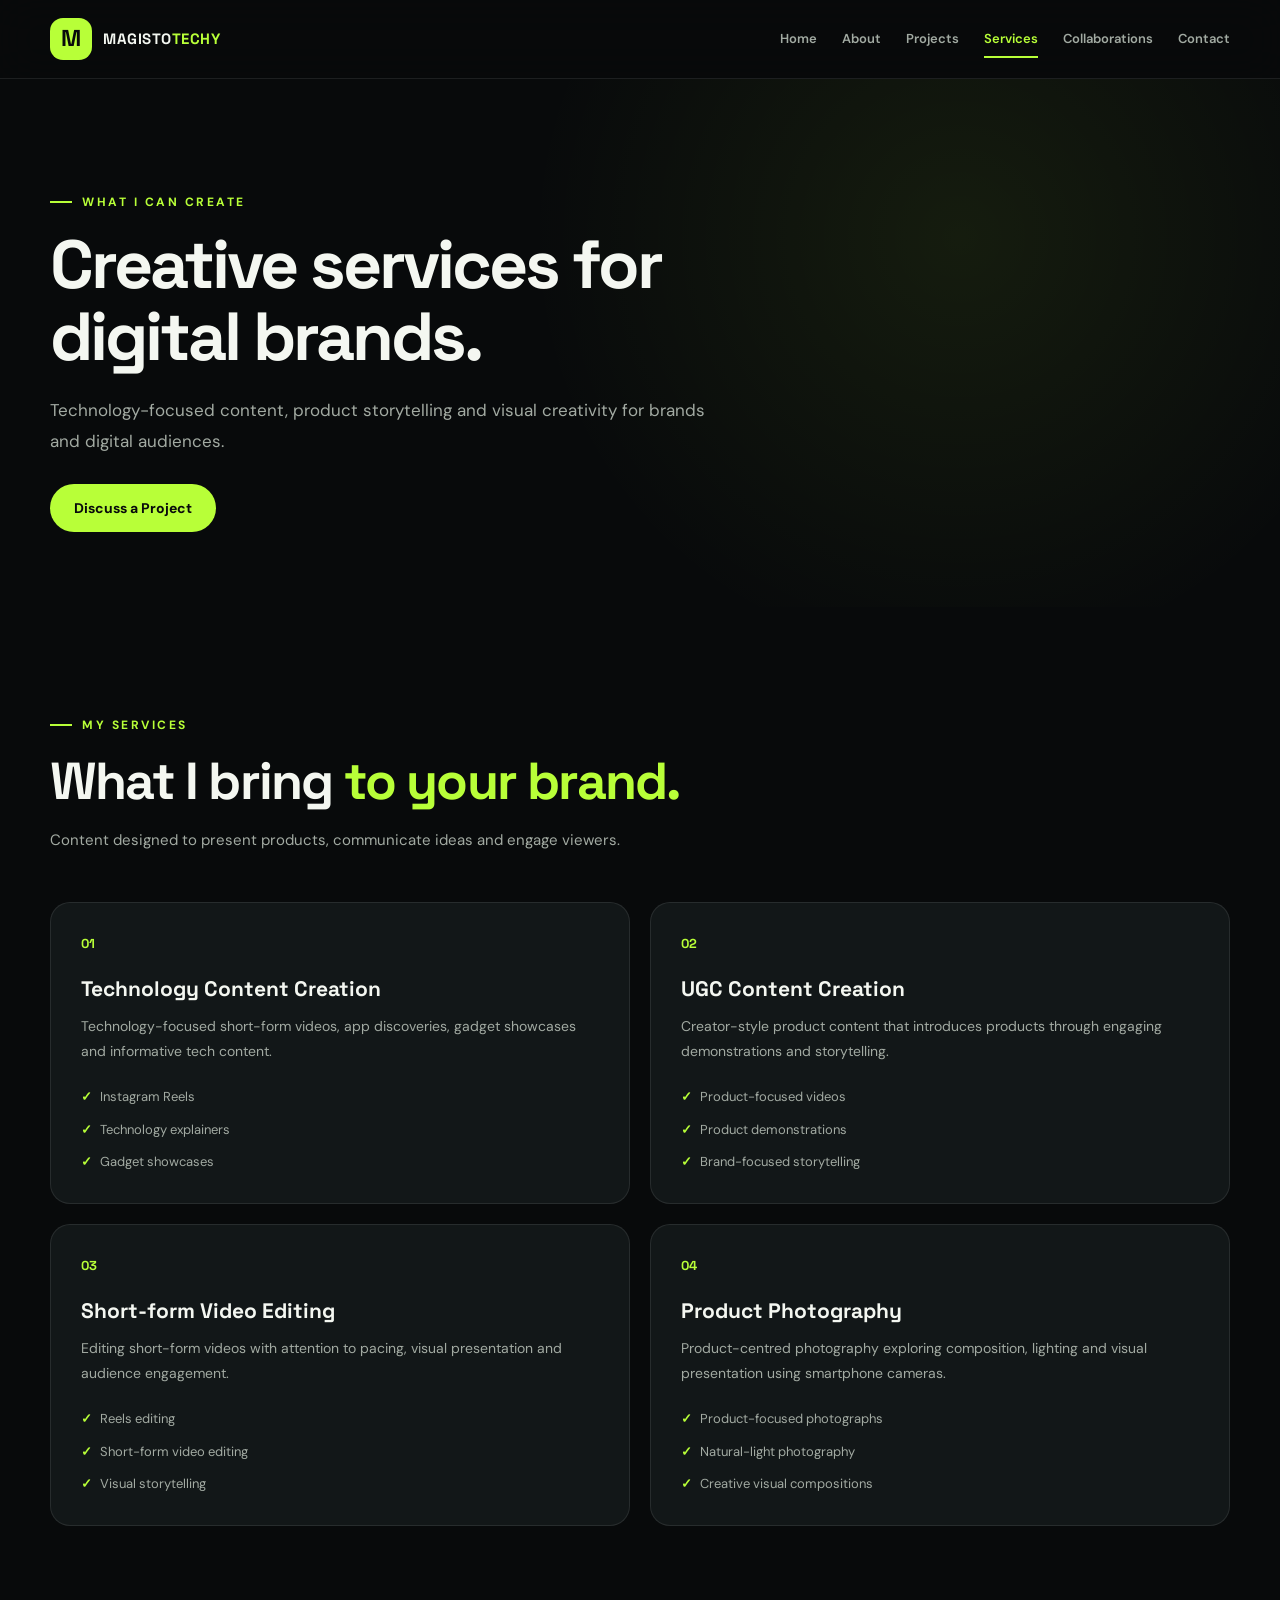
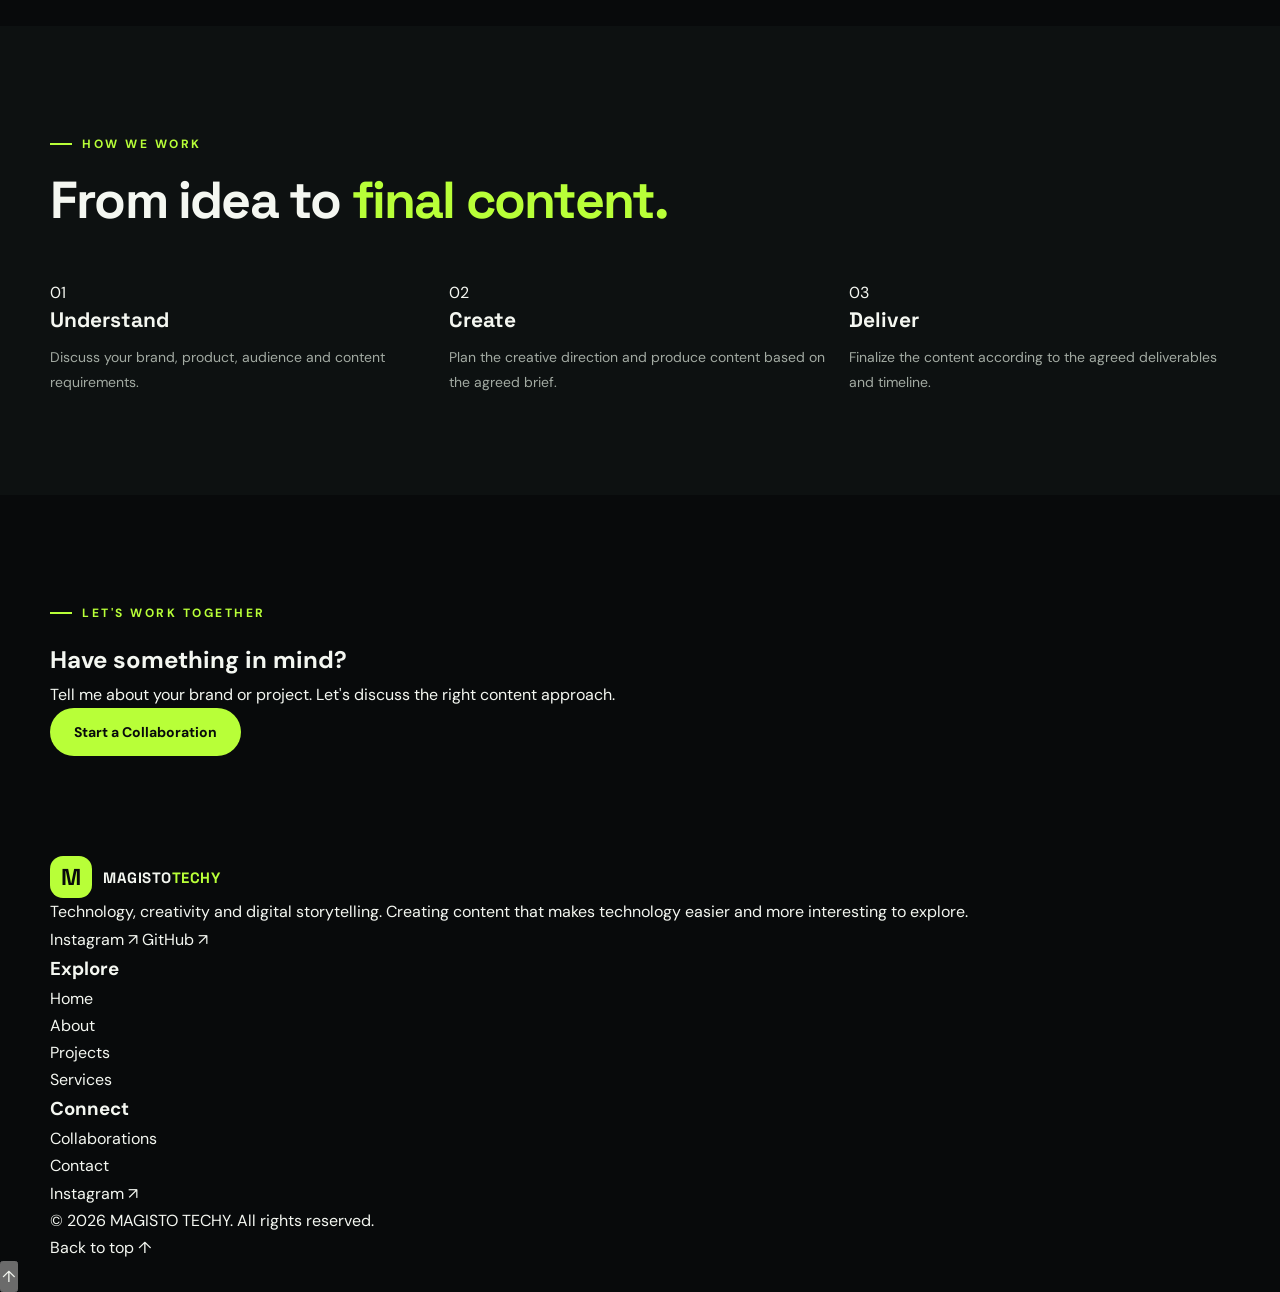
<file: pages/services.html>
<!DOCTYPE html>
<html lang="en">
<head>
  <meta charset="UTF-8">

  <meta
    name="viewport"
    content="width=device-width, initial-scale=1.0"
  >

  <meta
    name="description"
    content="Explore Abhinand's technology content creation, UGC creation, short-form video editing and product photography services."
  >

  <meta name="author" content="Abhinand">
  <meta name="theme-color" content="#080a0b">

  <title>Services | Abhinand — MAGISTO TECHY</title>

  <!-- Google Fonts -->
  <link rel="preconnect" href="https://fonts.googleapis.com">
  <link rel="preconnect" href="https://fonts.gstatic.com" crossorigin>

  <link
    href="https://fonts.googleapis.com/css2?family=DM+Sans:wght@400;500;600;700;800&family=Space+Grotesk:wght@400;500;600;700&display=swap"
    rel="stylesheet"
  >

  <!-- Main Stylesheet -->
  <link rel="stylesheet" href="../css/style.css?v=5.0">
</head>

<body data-root="../">

  <a class="skip-link" href="#main-content">
    Skip to content
  </a>

  <!-- Navigation -->
  <div data-component="navbar"></div>

  <main id="main-content">

    <!-- Page Hero -->
    <section class="page-hero section">
      <div class="container">

        <div class="page-hero-content reveal">

          <p class="section-eyebrow">WHAT I CAN CREATE</p>

          <h1>
            Creative services for
            <span>digital brands.</span>
          </h1>

          <p>
            Technology-focused content, product storytelling
            and visual creativity for brands and digital audiences.
          </p>

          <a
            href="collaborations.html"
            class="btn btn-primary"
          >
            Discuss a Project
          </a>

        </div>

      </div>
    </section>

    <!-- Services -->
    <section class="section">
      <div class="container">

        <div class="section-heading reveal">

          <p class="section-eyebrow">MY SERVICES</p>

          <h2>
            What I bring
            <span>to your brand.</span>
          </h2>

          <p>
            Content designed to present products,
            communicate ideas and engage viewers.
          </p>

        </div>

        <div class="services-grid">

          <article class="service-card reveal">

            <span class="service-index">01</span>

            <h3>Technology Content Creation</h3>

            <p>
              Technology-focused short-form videos,
              app discoveries, gadget showcases and
              informative tech content.
            </p>

            <ul class="service-list">
              <li>Instagram Reels</li>
              <li>Technology explainers</li>
              <li>Gadget showcases</li>
            </ul>

          </article>

          <article class="service-card reveal">

            <span class="service-index">02</span>

            <h3>UGC Content Creation</h3>

            <p>
              Creator-style product content that
              introduces products through engaging
              demonstrations and storytelling.
            </p>

            <ul class="service-list">
              <li>Product-focused videos</li>
              <li>Product demonstrations</li>
              <li>Brand-focused storytelling</li>
            </ul>

          </article>

          <article class="service-card reveal">

            <span class="service-index">03</span>

            <h3>Short-form Video Editing</h3>

            <p>
              Editing short-form videos with attention
              to pacing, visual presentation and
              audience engagement.
            </p>

            <ul class="service-list">
              <li>Reels editing</li>
              <li>Short-form video editing</li>
              <li>Visual storytelling</li>
            </ul>

          </article>

          <article class="service-card reveal">

            <span class="service-index">04</span>

            <h3>Product Photography</h3>

            <p>
              Product-centred photography exploring
              composition, lighting and visual presentation
              using smartphone cameras.
            </p>

            <ul class="service-list">
              <li>Product-focused photographs</li>
              <li>Natural-light photography</li>
              <li>Creative visual compositions</li>
            </ul>

          </article>

        </div>

      </div>
    </section>

    <!-- Workflow -->
    <section class="section workflow-section">
      <div class="container">

        <div class="section-heading reveal">

          <p class="section-eyebrow">HOW WE WORK</p>

          <h2>
            From idea to
            <span>final content.</span>
          </h2>

        </div>

        <div class="workflow-grid">

          <article class="workflow-card reveal">
            <span class="service-index">01</span>

            <h3>Understand</h3>

            <p>
              Discuss your brand, product, audience
              and content requirements.
            </p>
          </article>

          <article class="workflow-card reveal">
            <span class="service-index">02</span>

            <h3>Create</h3>

            <p>
              Plan the creative direction and produce
              content based on the agreed brief.
            </p>
          </article>

          <article class="workflow-card reveal">
            <span class="service-index">03</span>

            <h3>Deliver</h3>

            <p>
              Finalize the content according to
              the agreed deliverables and timeline.
            </p>
          </article>

        </div>

      </div>
    </section>

    <!-- CTA -->
    <section class="section">
      <div class="container">

        <div class="cta-card reveal">

          <div class="contact-cta-content">

            <p class="section-eyebrow">LET'S WORK TOGETHER</p>

            <h2>
              Have something
              <span>in mind?</span>
            </h2>

            <p>
              Tell me about your brand or project.
              Let's discuss the right content approach.
            </p>

            <a
              href="collaborations.html"
              class="btn btn-primary"
            >
              Start a Collaboration
            </a>

          </div>

        </div>

      </div>
    </section>

  </main>

  <!-- Footer -->
  <div data-component="footer"></div>

  <button
    class="back-to-top"
    type="button"
    data-back-to-top
    aria-label="Back to top"
  >
    ↑
  </button>

  <!-- Component Loader -->
  <script
    src="../js/component-loader.js?v=5.0"
    defer
  ></script>

</body>
</html>
</file>
<file: css/style.css>
/* =========================================================
   PORTFOLIO-M — MASTER DESIGN SYSTEM
   Version: 6.0
   Responsive: Desktop / Laptop / Tablet / Mobile
   ========================================================= */


/* =========================================================
   01. DESIGN TOKENS
   ========================================================= */

:root {
    color-scheme: dark;

    --bg: #080a0b;
    --bg-soft: #0d1111;
    --surface: #121718;
    --surface-light: #192020;
    --surface-hover: #202929;

    --accent: #b8ff38;
    --accent-light: #d2ff83;
    --accent-soft: rgba(184, 255, 56, 0.12);

    --text: #f4f7f1;
    --text-muted: #a2aaa2;
    --text-dim: #747e76;

    --border: rgba(255, 255, 255, 0.09);
    --border-accent: rgba(184, 255, 56, 0.3);

    --font-heading: "Space Grotesk", sans-serif;
    --font-body: "DM Sans", sans-serif;

    --container: 1180px;

    --radius-sm: 12px;
    --radius-md: 20px;
    --radius-lg: 30px;

    --shadow-card:
        0 18px 50px rgba(0, 0, 0, 0.22);

    --shadow-glow:
        0 0 40px rgba(184, 255, 56, 0.08);

    --transition: 0.3s ease;
}


/* =========================================================
   02. RESET & BASE
   ========================================================= */

*,
*::before,
*::after {
    box-sizing: border-box;
    margin: 0;
    padding: 0;
}

html {
    width: 100%;
    min-width: 320px;
    scroll-behavior: smooth;
    scroll-padding-top: 100px;
}

body {
    width: 100%;
    min-width: 320px;
    min-height: 100vh;

    overflow-x: clip;

    background: var(--bg);
    color: var(--text);

    font-family: var(--font-body);
    font-size: 16px;
    line-height: 1.7;

    -webkit-font-smoothing: antialiased;
    text-rendering: optimizeLegibility;
}

body,
button,
input,
textarea,
select {
    font-family: var(--font-body);
}

img,
picture,
video,
canvas,
iframe,
svg {
    max-width: 100%;
}

img {
    display: block;
    height: auto;
}

a {
    color: inherit;
    text-decoration: none;
}

button {
    color: inherit;
    font: inherit;
}

button,
a,
input,
textarea,
select {
    -webkit-tap-highlight-color: transparent;
}

button,
input,
textarea,
select {
    font-size: inherit;
}

ul {
    list-style: none;
}

::selection {
    background: var(--accent);
    color: #080a0b;
}


/* =========================================================
   03. GLOBAL LAYOUT
   ========================================================= */

.container {
    width: min(
        var(--container),
        calc(100% - 48px)
    );

    margin-inline: auto;
}

.section {
    position: relative;
    padding-block: 100px;
}

.section-padding {
    padding-block: 100px;
}

.text-accent {
    color: var(--accent);
}

.text-gradient {
    background: linear-gradient(
        110deg,
        #b8ff38 0%,
        #e5ffb5 50%,
        #a6ed34 100%
    );

    -webkit-background-clip: text;
    background-clip: text;
    -webkit-text-fill-color: transparent;
    color: transparent;
}

.eyebrow,
.section-eyebrow {
    display: inline-flex;
    align-items: center;
    gap: 10px;

    margin-bottom: 18px;

    color: var(--accent);

    font-size: 12px;
    font-weight: 700;
    letter-spacing: 2.5px;
    line-height: 1.5;
    text-transform: uppercase;
}

.section-eyebrow::before {
    content: "";

    width: 22px;
    height: 2px;

    flex-shrink: 0;

    background: var(--accent);
}

.section-heading {
    max-width: 720px;
    margin-bottom: 48px;
}

.section-heading h2 {
    font-family: var(--font-heading);
    font-size: clamp(32px, 5vw, 52px);
    font-weight: 700;
    line-height: 1.15;
    letter-spacing: -1.8px;
}

.section-heading h2 span {
    color: var(--accent);
}

.section-heading > p:not(.section-eyebrow) {
    max-width: 600px;
    margin-top: 16px;
    color: var(--text-muted);
    font-size: 15px;
}

.section-footer {
    display: flex;
    justify-content: center;
    margin-top: 38px;
}


/* =========================================================
   04. ACCESSIBILITY
   ========================================================= */

.skip-link {
    position: fixed;
    top: -100px;
    left: 20px;
    z-index: 9999;

    padding: 12px 18px;

    border-radius: 8px;

    background: var(--accent);
    color: #080a0b;

    font-weight: 700;
}

.skip-link:focus {
    top: 20px;
}

:focus-visible {
    outline: 2px solid var(--accent);
    outline-offset: 4px;
}


/* =========================================================
   05. BUTTON SYSTEM
   ========================================================= */

.btn {
    display: inline-flex;
    align-items: center;
    justify-content: center;
    gap: 10px;

    min-height: 48px;
    padding: 12px 23px;

    border: 1px solid transparent;
    border-radius: 999px;

    font-size: 14px;
    font-weight: 700;
    line-height: 1.3;
    text-align: center;

    cursor: pointer;

    transition:
        background var(--transition),
        color var(--transition),
        border-color var(--transition),
        box-shadow var(--transition),
        transform var(--transition);
}

.btn:hover {
    transform: translateY(-3px);
}

.btn-primary {
    background: var(--accent);
    color: #080a0b;
}

.btn-primary:hover {
    background: var(--accent-light);
    box-shadow: 0 8px 25px rgba(184, 255, 56, 0.17);
}

.btn-secondary {
    border-color: var(--border);
    background: rgba(255, 255, 255, 0.035);
    color: var(--text);
}

.btn-secondary:hover {
    border-color: var(--accent);
    background: var(--accent-soft);
    color: var(--accent);
}

.hero-actions,
.cta-actions {
    display: flex;
    align-items: center;
    flex-wrap: wrap;
    gap: 14px;

    margin-top: 30px;
}


/* =========================================================
   06. NAVIGATION
   ========================================================= */

.site-header {
    position: sticky;
    top: 0;
    z-index: 1000;

    width: 100%;

    border-bottom: 1px solid var(--border);

    background: rgba(8, 10, 11, 0.88);

    backdrop-filter: blur(20px);
    -webkit-backdrop-filter: blur(20px);
}

.navbar {
    position: relative;

    display: flex;
    align-items: center;
    justify-content: space-between;

    min-height: 78px;

    gap: 24px;
}

.navbar-brand,
.footer-logo {
    display: inline-flex;
    align-items: center;
    gap: 11px;

    flex-shrink: 0;
}

.brand-mark {
    display: grid;
    place-items: center;

    width: 42px;
    height: 42px;

    flex-shrink: 0;

    border-radius: 13px;

    background: var(--accent);
    color: #080a0b;

    font-family: var(--font-heading);
    font-size: 23px;
    font-weight: 700;
}

.brand-name {
    font-family: var(--font-heading);
    font-size: 15px;
    font-weight: 700;
    letter-spacing: 0.5px;
}

.nav-menu {
    display: flex;
    align-items: center;
    justify-content: flex-end;

    gap: clamp(12px, 2vw, 25px);
}

.nav-menu a {
    position: relative;

    color: var(--text-muted);

    font-size: 13px;
    font-weight: 600;
    white-space: nowrap;

    transition: color var(--transition);
}

.nav-menu a::after {
    position: absolute;
    right: 0;
    bottom: -8px;
    left: 0;

    height: 2px;

    background: var(--accent);

    content: "";

    transform: scaleX(0);
    transform-origin: right;

    transition: transform var(--transition);
}

.nav-menu a:hover,
.nav-menu a.active,
.nav-menu a[aria-current="page"] {
    color: var(--accent);
}

.nav-menu a:hover::after,
.nav-menu a.active::after,
.nav-menu a[aria-current="page"]::after {
    transform: scaleX(1);
    transform-origin: left;
}

.menu-toggle {
    display: none;

    width: 46px;
    height: 46px;

    flex-shrink: 0;

    padding: 10px;

    border: 1px solid var(--border);
    border-radius: 13px;

    background: var(--surface);

    cursor: pointer;
}

.menu-toggle span {
    display: block;

    width: 21px;
    height: 2px;

    margin: 5px auto;

    border-radius: 4px;

    background: var(--text);

    transition:
        transform var(--transition),
        opacity var(--transition);
}


/* =========================================================
   07. HERO SECTION
   ========================================================= */

.hero-section {
    position: relative;

    display: flex;
    align-items: center;

    min-height: 680px;

    padding-block: 90px;

    background:
        radial-gradient(
            circle at 80% 45%,
            rgba(184, 255, 56, 0.085),
            transparent 36%
        );
}

.hero-grid {
    display: grid;

    grid-template-columns:
        minmax(0, 1.15fr)
        minmax(280px, 0.85fr);

    align-items: center;

    gap: 70px;
}

.hero-content {
    min-width: 0;
}

.hero-eyebrow {
    display: flex;
    align-items: center;
    flex-wrap: wrap;
    gap: 10px;

    color: var(--accent);

    font-size: 12px;
    font-weight: 700;
    letter-spacing: 2px;
}

.hero-eyebrow span {
    color: var(--text-muted);
}

.hero-content h1,
.page-hero h1 {
    max-width: 760px;

    font-family: var(--font-heading);
    font-size: clamp(42px, 6vw, 76px);
    font-weight: 700;
    line-height: 1.06;
    letter-spacing: -3px;
}

.hero-content h1 span {
    display: inline;
    color: var(--accent);
}

.hero-description,
.hero-content > p:not(.hero-eyebrow) {
    max-width: 570px;

    margin-top: 24px;

    color: var(--text-muted);
    font-size: 17px;
    line-height: 1.8;
}

.hero-meta {
    display: flex;
    align-items: center;
    flex-wrap: wrap;
    gap: 12px;

    margin-top: 32px;

    color: var(--text-muted);
    font-size: 12px;
}

.hero-meta span + span::before {
    display: inline-block;

    width: 5px;
    height: 5px;

    margin-right: 12px;

    border-radius: 50%;

    background: var(--accent);

    content: "";
    vertical-align: middle;
}

.hero-visual {
    position: relative;

    width: 100%;
    max-width: 440px;

    margin-inline: auto;
}

.hero-image-frame {
    position: relative;

    display: flex;
    align-items: center;
    justify-content: center;

    width: 100%;
    min-height: 480px;

    overflow: hidden;

    border: 1px solid var(--border);
    border-radius: 32px;

    background:
        linear-gradient(
            145deg,
            #1c2520,
            #0c100e 70%
        );

    box-shadow: var(--shadow-card);
}

.hero-image-frame img {
    position: absolute;
    inset: 0;

    width: 100%;
    height: 100%;

    object-fit: cover;
    object-position: center top;
}

.portrait-fallback {
    display: none;

    align-items: center;
    justify-content: center;

    width: 100%;
    min-height: 480px;

    color: var(--accent);

    font-family: var(--font-heading);
    text-align: center;
}

.portrait-fallback span {
    font-size: clamp(42px, 8vw, 90px);
    font-weight: 700;
    letter-spacing: -4px;
}

.hero-floating-card {
    position: absolute;
    right: -22px;
    bottom: 35px;

    display: flex;
    flex-direction: column;

    padding: 18px 22px;

    border: 1px solid var(--border);
    border-radius: 16px;

    background: rgba(18, 22, 23, 0.95);

    box-shadow: var(--shadow-card);
}

.hero-floating-card strong {
    color: var(--accent);

    font-family: var(--font-heading);
    font-size: 26px;
}

.hero-floating-card small {
    color: var(--text-muted);
    font-size: 11px;
}


/* =========================================================
   08. INNER PAGE HERO
   ========================================================= */

.page-hero {
    position: relative;

    padding-block: 105px 75px;

    background:
        radial-gradient(
            circle at 75% 30%,
            rgba(184, 255, 56, 0.075),
            transparent 42%
        );
}

.page-hero-content {
    max-width: 850px;
}

.page-hero h1 {
    font-size: clamp(42px, 6vw, 68px);
}

.page-hero-content > p:not(.eyebrow):not(.section-eyebrow) {
    max-width: 680px;

    margin-top: 22px;

    color: var(--text-muted);
    font-size: 17px;
    line-height: 1.8;
}

.page-hero-content .btn {
    margin-top: 28px;
}

.page-hero .hero-actions {
    margin-top: 30px;
}


/* =========================================================
   09. STATISTICS
   ========================================================= */

.statistics-section {
    padding-block: 35px 80px;
}

.statistics-grid {
    display: grid;

    grid-template-columns: repeat(4, minmax(0, 1fr));

    gap: 16px;
}

.stat-card {
    min-width: 0;

    padding: 28px 22px;

    border: 1px solid var(--border);
    border-radius: var(--radius-md);

    background: var(--surface);

    transition:
        transform var(--transition),
        border-color var(--transition);
}

.stat-card:hover {
    transform: translateY(-4px);
    border-color: var(--border-accent);
}

.stat-number {
    display: block;

    color: var(--accent);

    font-family: var(--font-heading);
    font-size: clamp(24px, 3vw, 38px);
    font-weight: 700;
    line-height: 1.2;
}

.stat-label {
    display: block;

    margin-top: 10px;

    font-size: 14px;
    font-weight: 700;
}

.stat-card p {
    margin-top: 5px;

    color: var(--text-muted);
    font-size: 12px;
}


/* =========================================================
   10. ABOUT PREVIEW
   ========================================================= */

.about-preview {
    background: var(--bg-soft);
}

.two-column {
    display: grid;

    grid-template-columns: repeat(2, minmax(0, 1fr));

    align-items: center;

    gap: 50px;
}

.about-profile-content {
    min-width: 0;
}

.about-profile-content h2,
.about-preview h2 {
    font-family: var(--font-heading);
    font-size: clamp(31px, 4.5vw, 48px);
    font-weight: 700;
    line-height: 1.15;
    letter-spacing: -1.5px;
}

.about-profile-content h2 span,
.about-preview h2 span {
    color: var(--accent);
}

.about-profile-content > p:not(.section-eyebrow) {
    margin-top: 16px;

    color: var(--text-muted);
    line-height: 1.8;
}

.about-profile-content .btn {
    margin-top: 25px;
}

.about-preview-decoration {
    display: grid;
    gap: 18px;
}

.about-preview-card {
    position: relative;

    min-height: 170px;
    padding: 28px;

    overflow: hidden;

    border: 1px solid var(--border);
    border-radius: var(--radius-md);

    background:
        radial-gradient(
            circle at 100% 0%,
            rgba(184, 255, 56, 0.1),
            transparent 45%
        ),
        var(--surface);
}

.about-preview-number {
    color: var(--accent);

    font-family: var(--font-heading);
    font-size: 13px;
    font-weight: 700;
}

.about-preview-label {
    display: block;

    margin-top: 15px;

    color: var(--text-muted);

    font-size: 11px;
    font-weight: 700;
    letter-spacing: 2px;
}

.about-preview-card h3 {
    max-width: 340px;

    margin-top: 8px;

    font-family: var(--font-heading);
    font-size: 23px;
    line-height: 1.35;
}


/* =========================================================
   11. SKILLS
   ========================================================= */

.skills-section {
    background: var(--bg-soft);
}

.skills-grid {
    display: grid;

    grid-template-columns: repeat(3, minmax(0, 1fr));

    gap: 18px;
}

.skill-card {
    min-width: 0;

    padding: 28px;

    border: 1px solid var(--border);
    border-radius: var(--radius-md);

    background: var(--surface);

    transition:
        transform var(--transition),
        border-color var(--transition),
        box-shadow var(--transition);
}

.skill-card:hover {
    transform: translateY(-5px);

    border-color: var(--border-accent);

    box-shadow: var(--shadow-glow);
}

.skill-card-top,
.service-card-top {
    display: flex;
    align-items: center;
    justify-content: space-between;

    margin-bottom: 24px;
}

.skill-icon,
.service-icon {
    display: grid;
    place-items: center;

    width: 44px;
    height: 44px;

    flex-shrink: 0;

    border-radius: 13px;

    background: var(--accent-soft);
    color: var(--accent);

    font-size: 20px;
}

.skill-index,
.service-number {
    color: var(--text-dim);

    font-size: 12px;
    font-weight: 700;
}

.skill-card h3,
.service-card h3,
.workflow-card h3,
.journey-card h3 {
    font-family: var(--font-heading);
    font-size: 21px;
    line-height: 1.3;
}

.skill-card > p,
.service-card > p,
.workflow-card > p {
    margin-top: 12px;

    color: var(--text-muted);
    font-size: 14px;
    line-height: 1.8;
}

.skill-tags {
    display: flex;
    flex-wrap: wrap;

    gap: 8px;

    margin-top: 22px;
}

.skill-tags span {
    padding: 6px 10px;

    border: 1px solid var(--border);
    border-radius: 999px;

    color: var(--text-muted);
    font-size: 11px;
}


/* =========================================================
   12. PROJECTS & INSTAGRAM REELS
   ========================================================= */

.projects-section {
    background: var(--bg);
}

.reels-grid {
    display: grid;

    grid-template-columns: repeat(3, minmax(0, 1fr));

    gap: 24px;
}

.reel-card {
    min-width: 0;

    overflow: hidden;

    border: 1px solid var(--border);
    border-radius: var(--radius-md);

    background: var(--surface);

    transition:
        transform var(--transition),
        border-color var(--transition);
}

.reel-card:hover {
    transform: translateY(-5px);
    border-color: var(--border-accent);
}

.reel-embed {
    position: relative;

    width: 100%;

    aspect-ratio: 9 / 12;

    overflow: hidden;

    background: #111;
}

.reel-embed iframe {
    position: absolute;
    inset: 0;

    display: block;

    width: 100%;
    height: 100%;

    border: 0;
}

.reel-info {
    padding: 20px;
}

.reel-category {
    color: var(--accent);

    font-size: 10px;
    font-weight: 700;
    letter-spacing: 1.4px;
}

.reel-info h3 {
    margin-top: 8px;

    font-family: var(--font-heading);
    font-size: 18px;
    line-height: 1.4;
}

.reel-link {
    display: inline-block;

    margin-top: 15px;

    color: var(--accent);

    font-size: 13px;
    font-weight: 700;
}

.reel-link:hover {
    text-decoration: underline;
}

.projects-footer {
    display: flex;
    justify-content: center;

    margin-top: 42px;
}


/* =========================================================
   13. SERVICES
   ========================================================= */

.services-section,
.services-preview {
    background: var(--bg-soft);
}

.services-grid {
    display: grid;

    grid-template-columns: repeat(2, minmax(0, 1fr));

    gap: 20px;
}

.service-card {
    position: relative;

    min-width: 0;

    padding: 30px;

    border: 1px solid var(--border);
    border-radius: var(--radius-md);

    background: var(--surface);

    transition:
        transform var(--transition),
        border-color var(--transition),
        box-shadow var(--transition);
}

.service-card:hover {
    transform: translateY(-5px);

    border-color: var(--border-accent);

    box-shadow: var(--shadow-glow);
}

.service-card .service-index {
    display: block;

    margin-bottom: 20px;

    color: var(--accent);

    font-family: var(--font-heading);
    font-size: 13px;
    font-weight: 700;
}

.service-card .service-icon + h3 {
    margin-top: 18px;
}

.service-card ul {
    display: grid;
    gap: 10px;

    margin-top: 22px;
}

.service-card li {
    position: relative;

    padding-left: 19px;

    color: var(--text-muted);
    font-size: 13px;
}

.service-card li::before {
    position: absolute;
    top: 0;
    left: 0;

    color: var(--accent);

    content: "✓";
    font-weight: 700;
}

.service-card .btn {
    margin-top: 24px;
}


/* =========================================================
   14. WORKFLOW
   ========================================================= */

.workflow-section {
    background: var(--bg-soft);
}

.workflow-grid {
    display: grid;

    grid-template-columns: repeat(3, minmax(0, 1fr));

    gap: 18px;
}

.workflow-card {
    min-width: 0;

    padding: 28p
</file>
